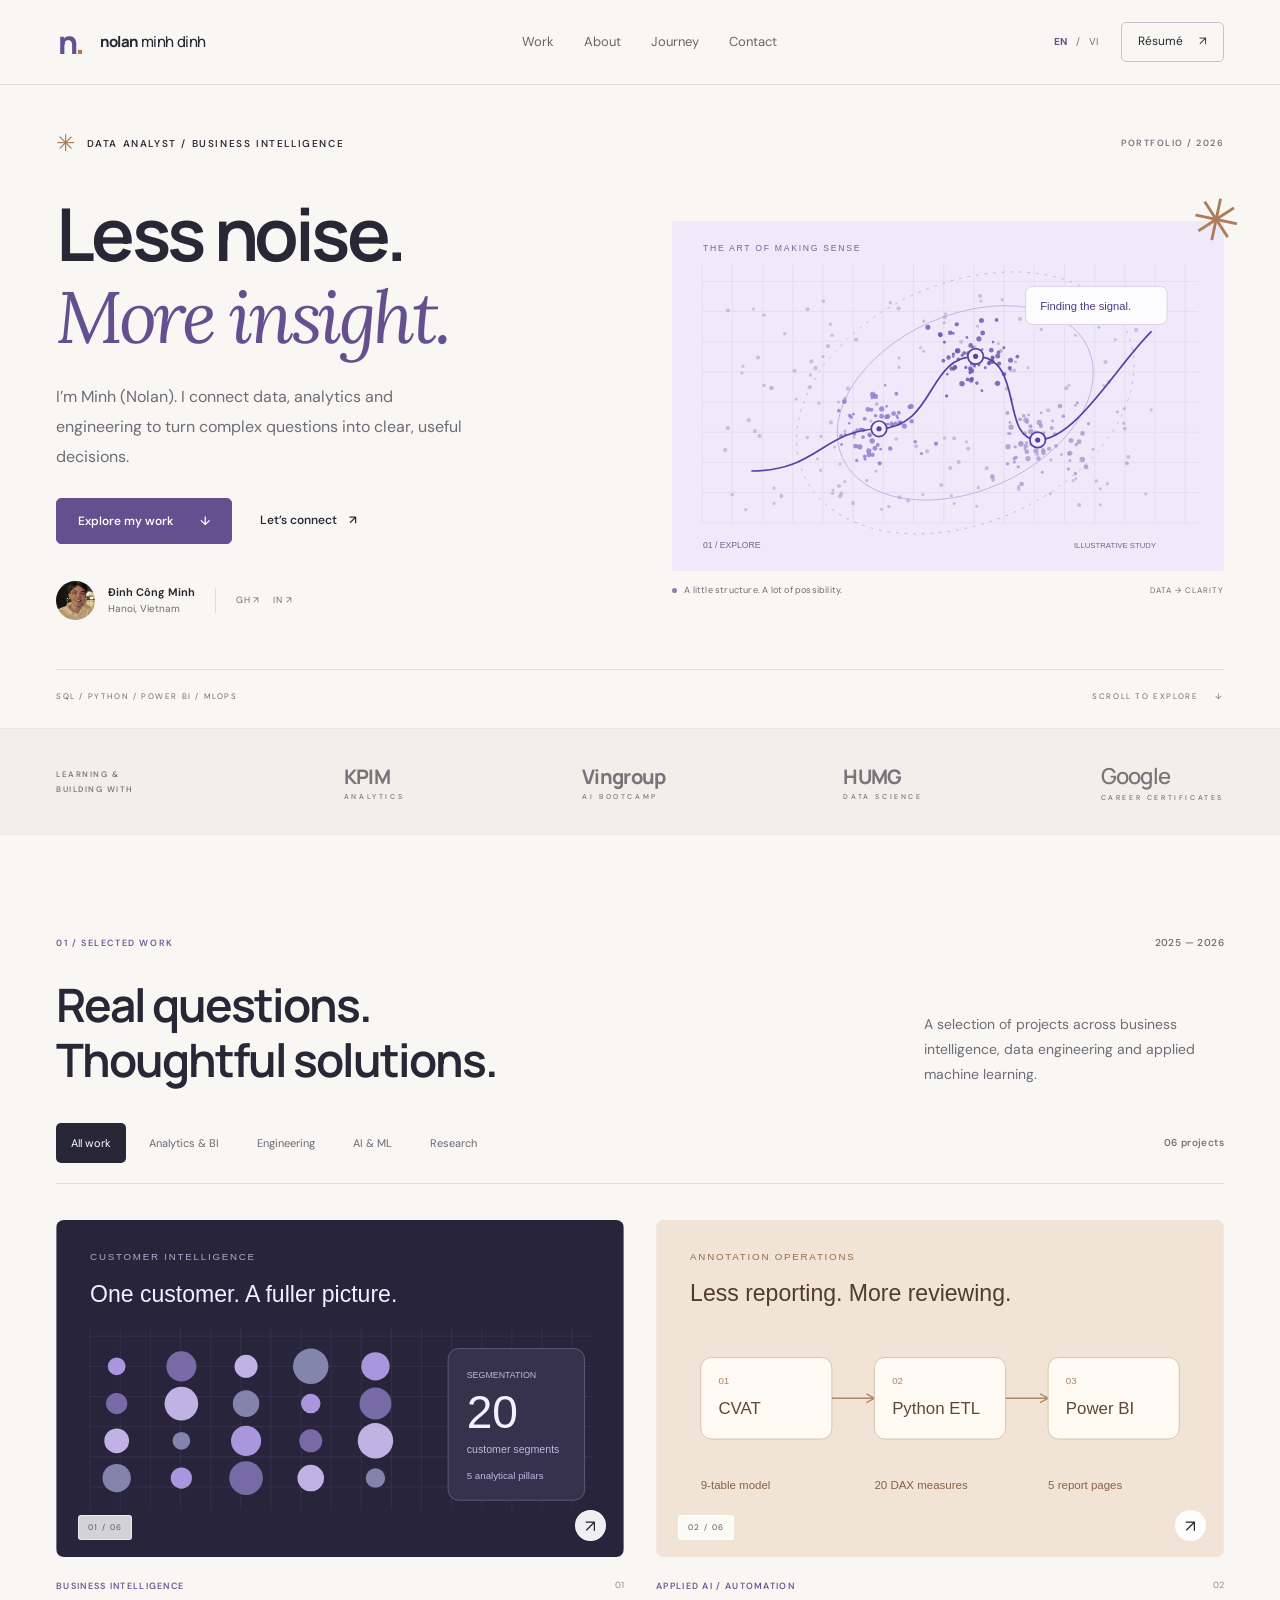
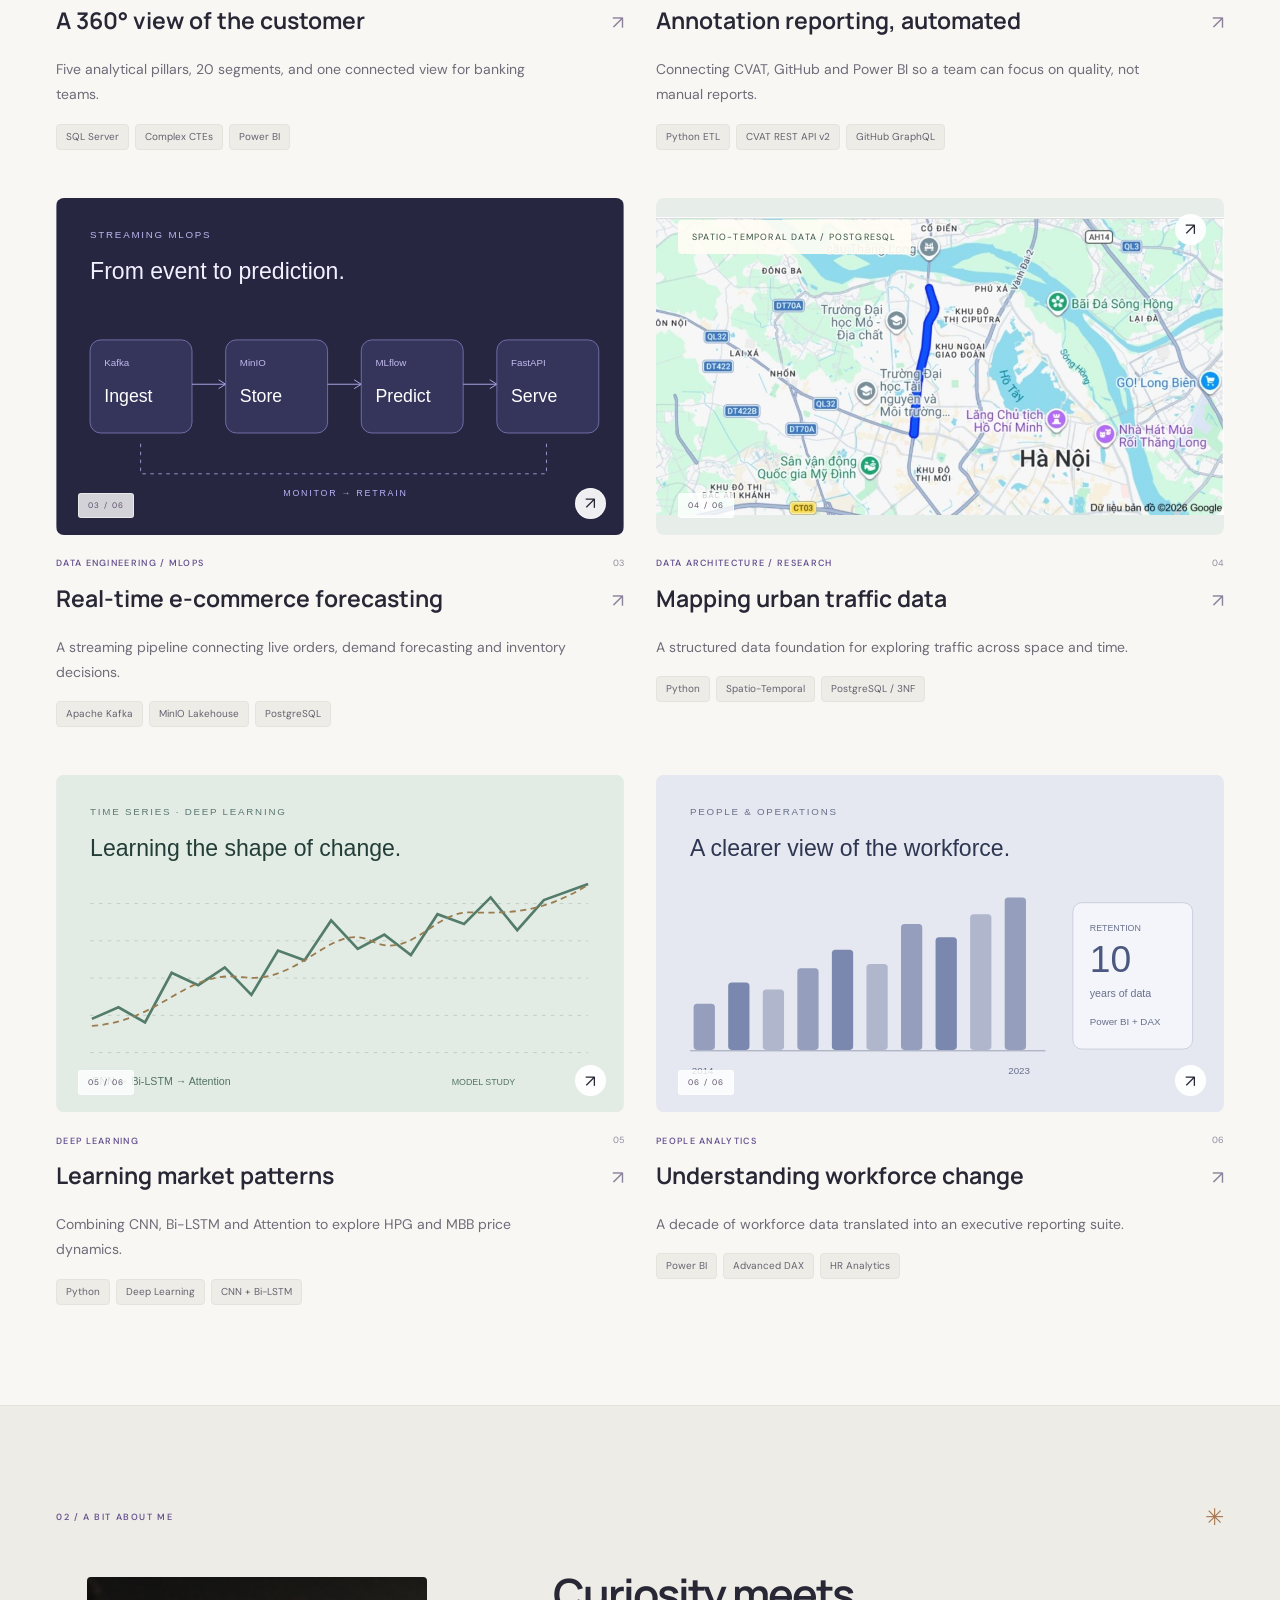
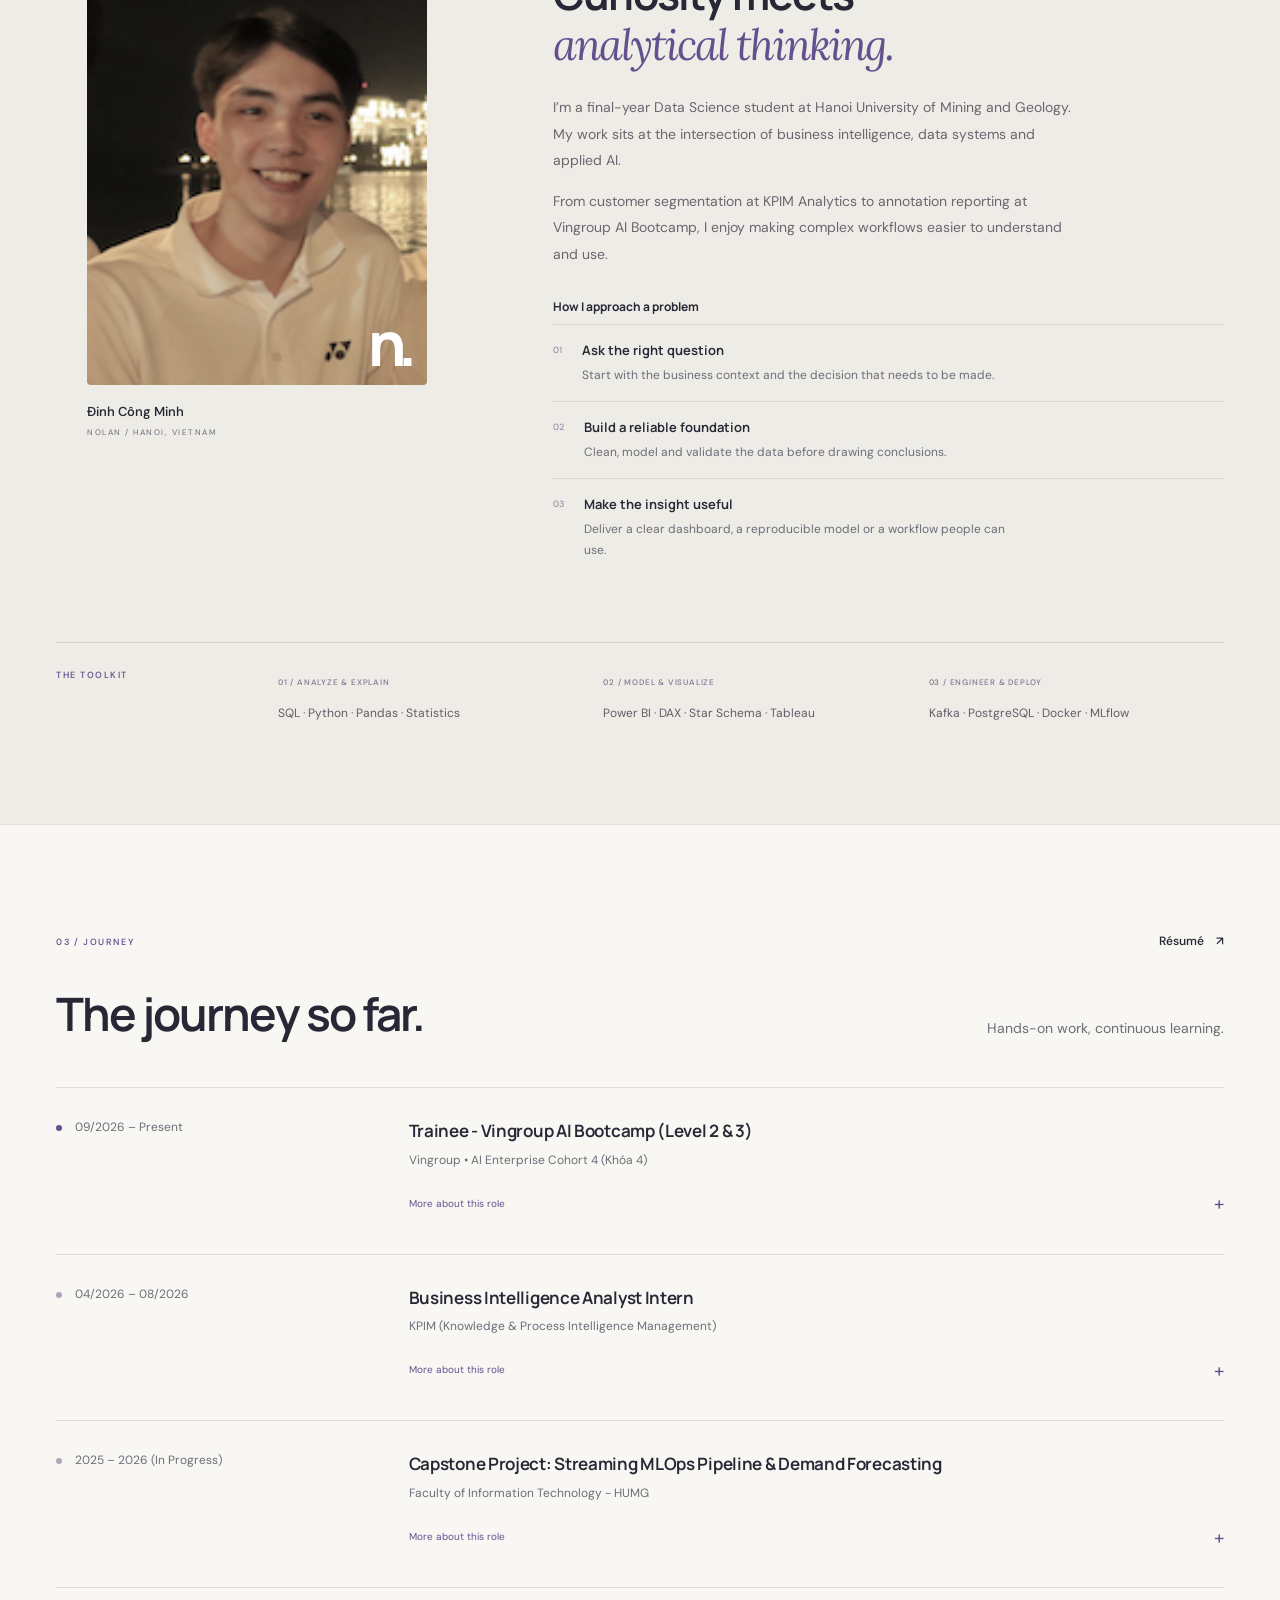
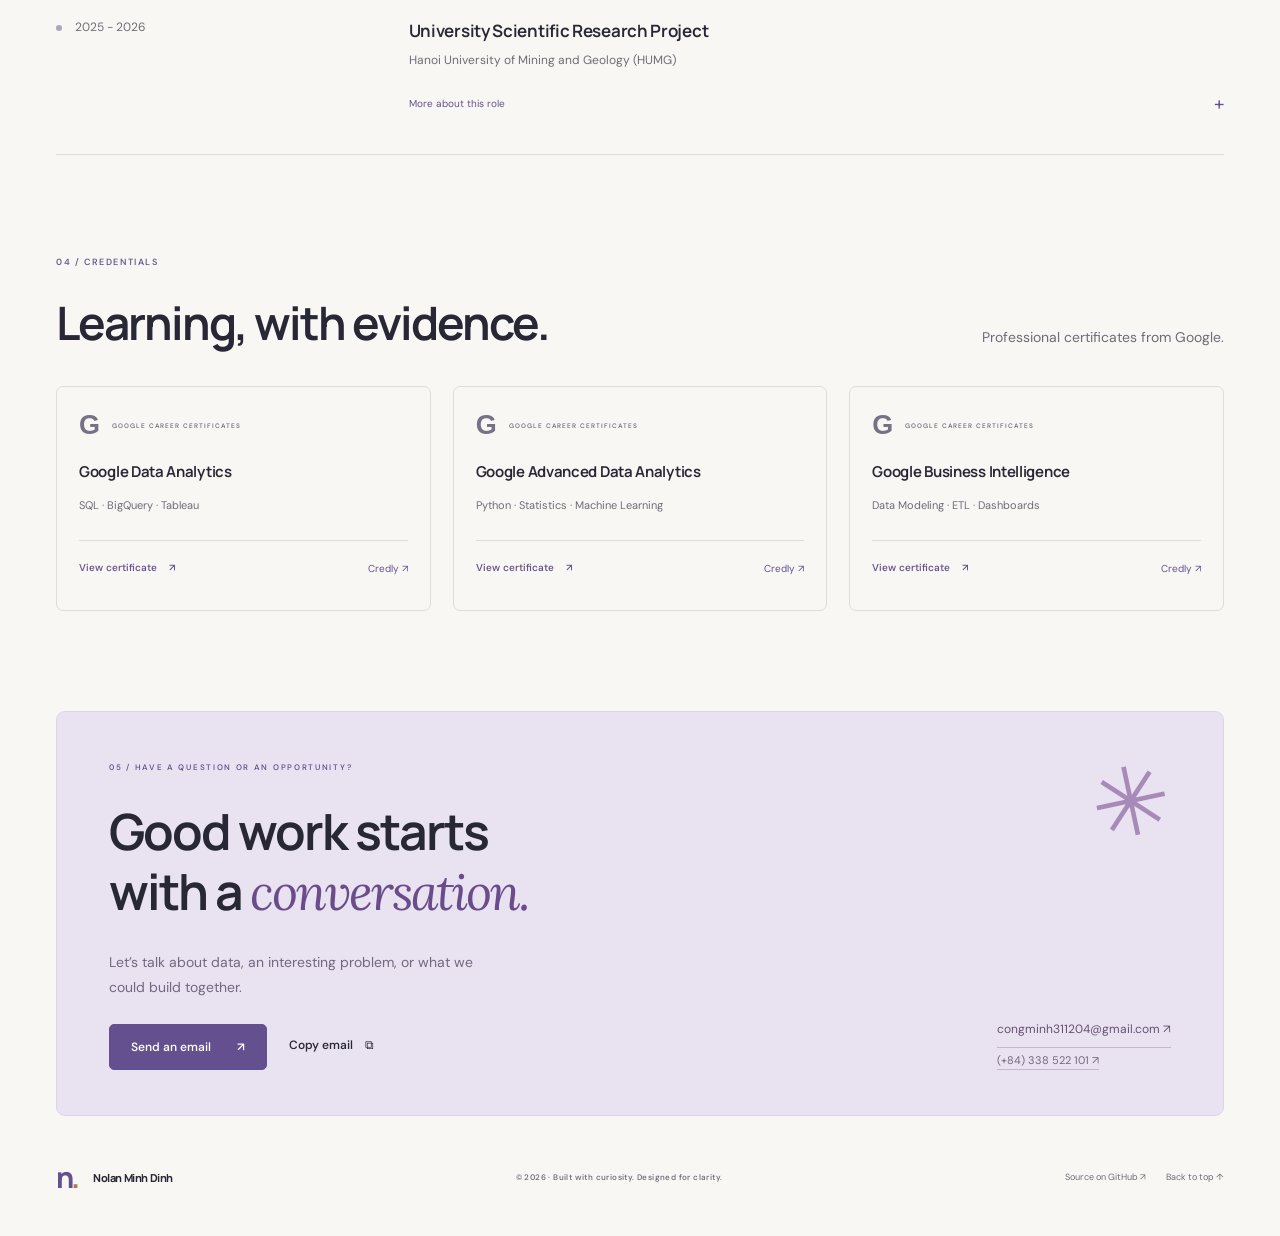
<file: index.html>
<!DOCTYPE html>
<html lang="en">
<head>
<meta charset="UTF-8">
<meta name="viewport" content="width=device-width,initial-scale=1">
<meta name="theme-color" content="#f8f7f3"><title>Nolan Minh Dinh — Data, thoughtfully.</title>
<meta name="description" content="I’m Minh (Nolan). I connect data, analytics and engineering to turn complex questions into clear, useful decisions.">
<meta property="og:title" content="Nolan Minh Dinh — Data, thoughtfully.">
<meta property="og:description" content="I’m Minh (Nolan). I connect data, analytics and engineering to turn complex questions into clear, useful decisions.">
<meta property="og:type" content="website">
<meta property="og:image" content="https://nolanminhdinh.github.io/images/avatar.png">
<link rel="icon" type="image/svg+xml" href="images/design/favicon.svg">
<link rel="alternate" hreflang="en" href="https://nolanminhdinh.github.io/">
<link rel="alternate" hreflang="vi" href="https://nolanminhdinh.github.io/index-vi.html">
<link rel="preconnect" href="https://fonts.googleapis.com">
<link rel="preconnect" href="https://fonts.gstatic.com" crossorigin>
<link href="https://fonts.googleapis.com/css2?family=DM+Sans:wght@400;450;500;550;600;650;700&family=Manrope:wght@400;500;600;650;700;750;800&family=Lora:ital,wght@1,400;1,500&display=swap" rel="stylesheet">
<link rel="stylesheet" href="portfolio-design.css">
<script src="portfolio.js" defer>
</script>
</head>
<body><a class="skip-link" href="#main">Skip to content</a>
<div class="scroll-progress" aria-hidden="true">
</div>
<header class="site-header">
<div class="container header-inner"><a class="brand" href="#hero" aria-label="Nolan Minh Dinh — Back to top"><span class="brand-monogram">n<span>.</span></span><span>nolan<span class="brand-surname"> minh dinh</span></span></a>
<nav class="desktop-nav" aria-label="Main navigation"><a href="#projects">Work</a><a href="#about">About</a><a href="#experience">Journey</a><a href="#contact">Contact</a>
</nav>
<div class="header-actions">
<div class="language-switch" aria-label="Language"><a href="index.html" lang="en" class="current" aria-current="page">EN</a><span>/</span><a href="index-vi.html" lang="vi" class="" >VI</a>
</div><a class="resume-link" href="cv/DinhCongMinh_DataAnalyst_CV.pdf" target="_blank" rel="noopener">Résumé <span aria-hidden="true">↗</span></a><button id="menu-toggle" class="menu-toggle" aria-label="Open navigation" aria-expanded="false" aria-controls="mobile-nav"><span></span><span></span></button>
</div>
</div>
<nav id="mobile-nav" class="mobile-nav" aria-label="Mobile navigation" hidden><a href="#projects">Work</a><a href="#about">About</a><a href="#experience">Journey</a><a href="#contact">Contact</a>
</nav>
</header>
<main id="main">
<section id="hero" class="hero container">
<div class="hero-topline"><span class="eyebrow"><span class="tiny-star" aria-hidden="true">✳</span> DATA ANALYST / BUSINESS INTELLIGENCE</span><span class="edition">PORTFOLIO / 2026</span>
</div>
<div class="hero-grid">
<div class="hero-copy">
<h1>Less noise.<br><em>More insight.</em>
</h1>
<p class="hero-intro">I’m Minh (Nolan). I connect data, analytics and engineering to turn complex questions into clear, useful decisions.</p>
<div class="hero-actions"><a class="button primary" href="#projects">Explore my work <span aria-hidden="true">↓</span></a><a class="text-link" href="#contact">Let’s connect <span aria-hidden="true">↗</span></a>
</div>
<div class="hero-identity"><img src="images/avatar.png" alt="Portrait of Đinh Công Minh" width="46" height="46">
<div><strong>Đinh Công Minh</strong><span>Hanoi, Vietnam</span>
</div><span class="identity-line"></span><a href="https://github.com/nolanminhdinh" target="_blank" rel="noopener noreferrer" aria-label="GitHub">GH <span aria-hidden="true">↗</span></a><a href="https://www.linkedin.com/in/nolan-minh-dinh/" target="_blank" rel="noopener noreferrer" aria-label="LinkedIn">IN <span aria-hidden="true">↗</span></a>
</div>
</div>
<figure class="hero-art"><img src="images/design/signal.svg" width="640" height="406" alt="An abstract scatter plot: scattered data forms clusters and a connected signal.">
<figcaption><span class="art-dot"></span>A little structure. A lot of possibility.<span class="art-caption-right">DATA → CLARITY</span>
</figcaption><span class="art-spark" aria-hidden="true">✳</span>
</figure>
</div>
<div class="hero-footer"><span>SQL / PYTHON / POWER BI / MLOPS</span><a href="#projects">SCROLL TO EXPLORE <span aria-hidden="true">↓</span></a>
</div>
</section>
<div class="context-strip">
<div class="container context-inner"><span class="eyebrow">LEARNING & BUILDING WITH</span>
<div class="context-name">KPIM<span>ANALYTICS</span>
</div>
<div class="context-name">Vingroup<span>AI BOOTCAMP</span>
</div>
<div class="context-name">HUMG<span>DATA SCIENCE</span>
</div>
<div class="context-name google-context">Google<span>CAREER CERTIFICATES</span>
</div>
</div>
</div>
<section class="work-section section container" id="projects">
<div class="section-label"><span class="eyebrow">01 / Selected work</span><span class="caption">2025 — 2026</span>
</div>
<div class="section-heading">
<h2>Real questions.<br>Thoughtful solutions.</h2>
<p>A selection of projects across business intelligence, data engineering and applied machine learning.</p>
</div>
<div class="filter-bar">
<div class="filters" role="group" aria-label="Filter projects"><button class="filter active" data-filter="all" aria-pressed="true">All work</button><button class="filter" data-filter="bi" aria-pressed="false">Analytics & BI</button><button class="filter" data-filter="engineering" aria-pressed="false">Engineering</button><button class="filter" data-filter="ai" aria-pressed="false">AI & ML</button><button class="filter" data-filter="research" aria-pressed="false">Research</button>
</div><span id="project-count" class="caption" role="status" aria-live="polite">06 projects</span>
</div>
<div class="project-grid">
<article class="project-card" data-category="bi" id="project-2"><button class="project-cover bank" data-dialog="case-2" aria-label="Explore project: A 360° view of the customer"><img src="images/design/bank.svg" alt="A 360° view of the customer — Concept illustration" loading="lazy" width="640" height="380"><span class="cover-corner">01 / 06</span><span class="cover-open"><span aria-hidden="true">↗</span></span></button>
<div class="project-meta"><span class="eyebrow">BUSINESS INTELLIGENCE</span><span class="project-number">01</span>
</div>
<h3><button data-dialog="case-2">A 360° view of the customer <span aria-hidden="true">↗</span></button>
</h3>
<p>Five analytical pillars, 20 segments, and one connected view for banking teams.</p>
<div class="tags"><span>SQL Server</span><span>Complex CTEs</span><span>Power BI</span>
</div>
</article>
<article class="project-card" data-category="bi engineering ai" id="project-1"><button class="project-cover annotation" data-dialog="case-1" aria-label="Explore project: Annotation reporting, automated"><img src="images/design/annotation.svg" alt="Annotation reporting, automated — Concept illustration" loading="lazy" width="640" height="380"><span class="cover-corner">02 / 06</span><span class="cover-open"><span aria-hidden="true">↗</span></span></button>
<div class="project-meta"><span class="eyebrow">APPLIED AI / AUTOMATION</span><span class="project-number">02</span>
</div>
<h3><button data-dialog="case-1">Annotation reporting, automated <span aria-hidden="true">↗</span></button>
</h3>
<p>Connecting CVAT, GitHub and Power BI so a team can focus on quality, not manual reports.</p>
<div class="tags"><span>Python ETL</span><span>CVAT REST API v2</span><span>GitHub GraphQL</span>
</div>
</article>
<article class="project-card" data-category="engineering" id="project-0"><button class="project-cover streaming" data-dialog="case-0" aria-label="Explore project: Real-time e-commerce forecasting"><img src="images/design/streaming.svg" alt="Real-time e-commerce forecasting — Concept illustration" loading="lazy" width="640" height="380"><span class="cover-corner">03 / 06</span><span class="cover-open"><span aria-hidden="true">↗</span></span></button>
<div class="project-meta"><span class="eyebrow">DATA ENGINEERING / MLOPS</span><span class="project-number">03</span>
</div>
<h3><button data-dialog="case-0">Real-time e-commerce forecasting <span aria-hidden="true">↗</span></button>
</h3>
<p>A streaming pipeline connecting live orders, demand forecasting and inventory decisions.</p>
<div class="tags"><span>Apache Kafka</span><span>MinIO Lakehouse</span><span>PostgreSQL</span>
</div>
</article>
<article class="project-card" data-category="research" id="project-3"><button class="project-cover traffic" data-dialog="case-3" aria-label="Explore project: Mapping urban traffic data"><img src="images/urban-traffic-hanoi.jpg" alt="Map of Hanoi highlighting Pham Van Dong road" loading="lazy" width="1024" height="538"><span class="cover-corner">04 / 06</span><span class="cover-open"><span aria-hidden="true">↗</span></span><span class="map-label">SPATIO-TEMPORAL DATA / POSTGRESQL</span></button>
<div class="project-meta"><span class="eyebrow">DATA ARCHITECTURE / RESEARCH</span><span class="project-number">04</span>
</div>
<h3><button data-dialog="case-3">Mapping urban traffic data <span aria-hidden="true">↗</span></button>
</h3>
<p>A structured data foundation for exploring traffic across space and time.</p>
<div class="tags"><span>Python</span><span>Spatio-Temporal</span><span>PostgreSQL / 3NF</span>
</div>
</article>
<article class="project-card" data-category="ai" id="project-4"><button class="project-cover stock" data-dialog="case-4" aria-label="Explore project: Learning market patterns"><img src="images/design/stock.svg" alt="Learning market patterns — Concept illustration" loading="lazy" width="640" height="380"><span class="cover-corner">05 / 06</span><span class="cover-open"><span aria-hidden="true">↗</span></span></button>
<div class="project-meta"><span class="eyebrow">DEEP LEARNING</span><span class="project-number">05</span>
</div>
<h3><button data-dialog="case-4">Learning market patterns <span aria-hidden="true">↗</span></button>
</h3>
<p>Combining CNN, Bi-LSTM and Attention to explore HPG and MBB price dynamics.</p>
<div class="tags"><span>Python</span><span>Deep Learning</span><span>CNN + Bi-LSTM</span>
</div>
</article>
<article class="project-card" data-category="bi" id="project-5"><button class="project-cover hr" data-dialog="case-5" aria-label="Explore project: Understanding workforce change"><img src="images/design/hr.svg" alt="Understanding workforce change — Concept illustration" loading="lazy" width="640" height="380"><span class="cover-corner">06 / 06</span><span class="cover-open"><span aria-hidden="true">↗</span></span></button>
<div class="project-meta"><span class="eyebrow">PEOPLE ANALYTICS</span><span class="project-number">06</span>
</div>
<h3><button data-dialog="case-5">Understanding workforce change <span aria-hidden="true">↗</span></button>
</h3>
<p>A decade of workforce data translated into an executive reporting suite.</p>
<div class="tags"><span>Power BI</span><span>Advanced DAX</span><span>HR Analytics</span>
</div>
</article>
</div>
</section>
<section class="about-section" id="about">
<div class="container section">
<div class="section-label"><span class="eyebrow">02 / A BIT ABOUT ME</span><span class="tiny-star" aria-hidden="true">✳</span>
</div>
<div class="about-grid">
<div class="about-portrait">
<div class="portrait-frame"><img src="images/avatar.png" width="400" height="480" loading="lazy" alt="Portrait of Đinh Công Minh"><span class="portrait-mark" aria-hidden="true">n.</span>
</div>
<div class="portrait-caption"><strong>Đinh Công Minh</strong><span>NOLAN / Hanoi, Vietnam</span>
</div>
</div>
<div class="about-copy">
<h2>Curiosity meets<br><em>analytical thinking.</em>
</h2>
<p>I’m a final-year Data Science student at Hanoi University of Mining and Geology. My work sits at the intersection of business intelligence, data systems and applied AI.</p>
<p>From customer segmentation at KPIM Analytics to annotation reporting at Vingroup AI Bootcamp, I enjoy making complex workflows easier to understand and use.</p>
<div class="approach">
<h3>How I approach a problem</h3>
<div class="approach-row"><span>01</span>
<div>
<h4>Ask the right question</h4>
<p>Start with the business context and the decision that needs to be made.</p>
</div>
</div>
<div class="approach-row"><span>02</span>
<div>
<h4>Build a reliable foundation</h4>
<p>Clean, model and validate the data before drawing conclusions.</p>
</div>
</div>
<div class="approach-row"><span>03</span>
<div>
<h4>Make the insight useful</h4>
<p>Deliver a clear dashboard, a reproducible model or a workflow people can use.</p>
</div>
</div>
</div>
</div>
</div>
<div class="toolkit" id="skills"><span class="eyebrow toolkit-label">THE TOOLKIT</span>
<div class="toolkit-group"><span class="eyebrow">01 / Analyze & explain</span>
<p>SQL · Python · Pandas · Statistics</p>
</div>
<div class="toolkit-group"><span class="eyebrow">02 / Model & visualize</span>
<p>Power BI · DAX · Star Schema · Tableau</p>
</div>
<div class="toolkit-group"><span class="eyebrow">03 / Engineer & deploy</span>
<p>Kafka · PostgreSQL · Docker · MLflow</p>
</div>
</div>
</div>
</section>
<section class="section container journey-section" id="experience">
<div class="section-label"><span class="eyebrow">03 / Journey</span><a class="text-link" href="cv/DinhCongMinh_DataAnalyst_CV.pdf" target="_blank" rel="noopener">Résumé <span aria-hidden="true">↗</span></a>
</div>
<div class="section-heading">
<h2>The journey so far.</h2>
<p>Hands-on work, continuous learning.</p>
</div>
<div class="journey-list">
<article class="journey-row">
<div class="journey-date"><span class="journey-dot"></span>09/2026 – Present</div>
<div>
<h3>Trainee - Vingroup AI Bootcamp (Level 2 &amp; 3)</h3>
<p class="company">Vingroup • AI Enterprise Cohort 4 (Khóa 4)</p>
<details>
<summary>More about this role <span aria-hidden="true">+</span>
</summary>
<ul>
<li>Advanced Enterprise AI Training: Qualified through technical assessments into Level 2 &amp; 3 of Vingroup AI Bootcamp, specializing in Computer Vision and industrial-grade dataset curation.</li>
<li>Build Phase Team Lead (Auto Annotation Reporter): Led a 5-member team engineering an automated reporting pipeline (CVAT REST API + GitHub API) and a 5-page Hybrid Power BI dashboard saving 2–4h per weekly review session.</li>
<li>Tooling &amp; Model Benchmark Evaluation: Established automated Structural Validator tests with CVAT; evaluated benchmarks across Video Tracking, Multi-Object Tracking (MOT), and Re-Identification (ReID).</li>
</ul>
</details>
</div>
</article>
<article class="journey-row">
<div class="journey-date"><span class="journey-dot"></span>04/2026 – 08/2026</div>
<div>
<h3>Business Intelligence Analyst Intern</h3>
<p class="company">KPIM (Knowledge &amp; Process Intelligence Management)</p>
<details>
<summary>More about this role <span aria-hidden="true">+</span>
</summary>
<ul>
<li>360° Customer Segmentation System: Engineered 5-pillar customer stratification (Value, Relationship, Lifecycle, Risk, Product) with 20 categories; applied Youden&#x27;s J to establish optimal 491-point risk cutoff (J=0.55).</li>
<li>Executive Dashboards &amp; Delivery Documentation: Built interactive Power BI reports (Cross-Sell Matrix, Customer Retention, CIF Profile) and delivered enterprise PM documentation (PM Docs).</li>
<li>Corporate Training Teaching Assistant (VNPT &amp; Agribank): Facilitated hands-on enterprise analytics workshops as a Teaching Assistant (TA) for corporate clients, including Applied Power BI Data Analytics at VNPT and Excel &amp; Power BI Analytics at Agribank; directly coached working professionals on DAX formulas, data modeling, and automated KPI reporting.</li>
</ul>
</details>
</div>
</article>
<article class="journey-row">
<div class="journey-date"><span class="journey-dot"></span>2025 – 2026 (In Progress)</div>
<div>
<h3>Capstone Project: Streaming MLOps Pipeline &amp; Demand Forecasting</h3>
<p class="company">Faculty of Information Technology - HUMG</p>
<details>
<summary>More about this role <span aria-hidden="true">+</span>
</summary>
<ul>
<li>Streaming Architecture &amp; Data Lakehouse: Ingested real-time orders via Apache Kafka, stored Parquet on MinIO S3, and served PostgreSQL Star Schema for analytical reporting.</li>
<li>MLOps &amp; Closed-Loop Retraining: Managed LightGBM/Deep Learning model lifecycles via MLflow, served inference via FastAPI, tracked data drift automatically, and monitored via Prometheus/Grafana.</li>
</ul>
</details>
</div>
</article>
<article class="journey-row">
<div class="journey-date"><span class="journey-dot"></span>2025 - 2026</div>
<div>
<h3>University Scientific Research Project</h3>
<p class="company">Hanoi University of Mining and Geology (HUMG)</p>
<details>
<summary>More about this role <span aria-hidden="true">+</span>
</summary>
<ul>
<li>Problem Scoping &amp; Ingestion Pipeline: Scoped research objectives for urban traffic dynamics; designed robust storage architecture and ingestion flows capable of scalable spatio-temporal data ingestion.</li>
<li>Data Integrity Management &amp; Analytics Serving: Normalized relational schema to 3NF in PostgreSQL, established data integrity validation mechanisms, and prepared clean datasets for analytical modeling and committee defense.</li>
</ul>
</details>
</div>
</article>
</div>
</section>
<section class="section container cert-section" id="certifications">
<div class="section-label"><span class="eyebrow">04 / CREDENTIALS</span>
</div>
<div class="section-heading">
<h2>Learning, with evidence.</h2>
<p>Professional certificates from Google.</p>
</div>
<div class="cert-grid">
<article class="cert-card">
<div class="cert-top"><span class="google-mark" aria-hidden="true">G</span><span class="caption">GOOGLE CAREER CERTIFICATES</span>
</div>
<h3>Google Data Analytics</h3>
<p>SQL · BigQuery · Tableau</p>
<div class="cert-links"><button class="text-link" data-dialog="cert-0">View certificate <span aria-hidden="true">↗</span></button><a href="https://www.credly.com/badges/70adfc2b-cf90-45d7-a73e-b5a9f860880e/linked_in_profile" target="_blank" rel="noopener noreferrer" aria-label="Verify credential: Google Data Analytics">Credly <span aria-hidden="true">↗</span></a>
</div>
</article>
<article class="cert-card">
<div class="cert-top"><span class="google-mark" aria-hidden="true">G</span><span class="caption">GOOGLE CAREER CERTIFICATES</span>
</div>
<h3>Google Advanced Data Analytics</h3>
<p>Python · Statistics · Machine Learning</p>
<div class="cert-links"><button class="text-link" data-dialog="cert-1">View certificate <span aria-hidden="true">↗</span></button><a href="https://www.credly.com/badges/5021a342-b898-4488-907a-e08e8d1922ca/linked_in_profile" target="_blank" rel="noopener noreferrer" aria-label="Verify credential: Google Advanced Data Analytics">Credly <span aria-hidden="true">↗</span></a>
</div>
</article>
<article class="cert-card">
<div class="cert-top"><span class="google-mark" aria-hidden="true">G</span><span class="caption">GOOGLE CAREER CERTIFICATES</span>
</div>
<h3>Google Business Intelligence</h3>
<p>Data Modeling · ETL · Dashboards</p>
<div class="cert-links"><button class="text-link" data-dialog="cert-2">View certificate <span aria-hidden="true">↗</span></button><a href="https://www.credly.com/badges/e0f8dca8-a5e6-4699-b914-f09f65e35862/public_url" target="_blank" rel="noopener noreferrer" aria-label="Verify credential: Google Business Intelligence">Credly <span aria-hidden="true">↗</span></a>
</div>
</article>
</div>
</section>
<section class="contact-wrap container" id="contact">
<div class="contact-panel">
<div class="contact-top"><span class="eyebrow">05 / HAVE A QUESTION OR AN OPPORTUNITY?</span><span class="contact-star" aria-hidden="true">✳</span>
</div>
<h2>Good work starts<br>with a <em>conversation.</em>
</h2>
<div class="contact-bottom">
<div>
<p>Let’s talk about data, an interesting problem, or what we could build together.</p>
<div class="contact-actions"><a class="button primary" href="mailto:congminh311204@gmail.com">Send an email <span aria-hidden="true">↗</span></a><button id="copy-email" class="text-link" data-success="Email copied" data-failure="Please copy: congminh311204@gmail.com">Copy email <span aria-hidden="true">⧉</span></button>
</div>
</div>
<div><a class="contact-email" href="mailto:congminh311204@gmail.com">congminh311204@gmail.com <span aria-hidden="true">↗</span></a><a class="contact-phone" href="tel:+84338522101">(+84) 338 522 101 ↗</a>
</div>
</div>
</div>
</section>
</main>
<footer class="container site-footer"><a class="brand" href="#hero"><span class="brand-monogram">n<span>.</span></span><span>Nolan Minh Dinh</span></a><span class="caption">© 2026 · Built with curiosity. Designed for clarity.</span>
<div><a href="https://github.com/nolanminhdinh/nolanminhdinh.github.io" target="_blank" rel="noopener">Source on GitHub <span aria-hidden="true">↗</span></a><a href="#hero">Back to top ↑</a>
</div>
</footer>
<div id="toast" class="toast" role="status" aria-live="polite">
</div>
<dialog id="case-2" class="case-dialog" aria-labelledby="case-title-2">
<div class="dialog-top"><span class="eyebrow">Project details / 01</span><button class="icon-button" data-close aria-label="Close">×</button>
</div>
<div class="dialog-content"><span class="eyebrow">BUSINESS INTELLIGENCE</span>
<h2 id="case-title-2">KPIM Bank: 360° Customer Segmentation &amp; BI System</h2>
<div class="tags"><span>SQL Server</span><span>Complex CTEs</span><span>Power BI</span><span>Advanced DAX</span><span>Youden&#x27;s J Statistic</span><span>Customer 360</span>
</div>
<div class="case-section"><span class="eyebrow">01 / The question</span>
<p>Commercial bank needed multi-dimensional customer segmentation from large-scale transactional data and optimized NPL credit risk thresholds.</p>
</div>
<div class="case-section"><span class="eyebrow">02 / The approach</span>
<p>Engineered 5-pillar customer segmentation across 20 categories via SQL CTEs &amp; DAX; applied Youden&#x27;s J statistic to identify optimal 491-point NPL credit cutoff (J=0.55).</p>
</div>
<div class="case-section"><span class="eyebrow">03 / The outcome</span>
<p>Enterprise 360° Power BI Dashboard with CIF lookup, enabling 6 business divisions to drive cross-sell and re-engage dormant customers.</p>
</div>
<div class="case-links"><a class="button secondary" href="https://compaclass.com/blog/p/kpim-bank-xay-dung-he-thong-bao-cao-phan-khuc-khach-hang-2QvPA" target="_blank" rel="noopener noreferrer">Read Detailed Case Study <span aria-hidden="true">↗</span></a>
</div>
<p class="caption">Project context and outcomes are taken from my original portfolio. Illustrations explain the concept; they are not live dashboards.</p>
</div>
</dialog>
<dialog id="case-1" class="case-dialog" aria-labelledby="case-title-1">
<div class="dialog-top"><span class="eyebrow">Project details / 02</span><button class="icon-button" data-close aria-label="Close">×</button>
</div>
<div class="dialog-content"><span class="eyebrow">APPLIED AI / AUTOMATION</span>
<h2 id="case-title-1">Build Phase: Data Annotation Operations &amp; Hybrid Power BI Pipeline</h2>
<div class="tags"><span>Python ETL</span><span>CVAT REST API v2</span><span>GitHub GraphQL</span><span>Power BI (Star Schema)</span><span>Advanced DAX (20 Measures)</span><span>GitHub Actions Cron</span><span>Telegram Bot</span>
</div>
<div class="case-section"><span class="eyebrow">01 / The question</span>
<p>Fragmented tracking across CVAT &amp; GitHub; 2–4 hours spent manually compiling metrics before weekly mentor reviews, with missed edge cases and no quantitative QA velocity metrics.</p>
</div>
<div class="case-section"><span class="eyebrow">02 / The approach</span>
<p>As Project Lead, engineered an end-to-end automated pipeline &amp; Hybrid BI model: Python ETL pulling CVAT REST API v2 &amp; GitHub GraphQL, modeled a 9-table Star Schema with 20 DAX measures across 5 Power BI report pages, automated Jinja2/LLM report drafting, and scheduled GitHub Actions dispatch with Telegram alerts.</p>
</div>
<div class="case-section"><span class="eyebrow">03 / The outcome</span>
<p>Saved 2–4 hours per review session through 100% automated aggregation, generated instant CVAT frame deep links for dispute resolution, and established a dual quality evaluation framework (Ground Truth + Reviewer Audit).</p>
</div>
<div class="case-links"><a class="button secondary" href="https://github.com/nolanminhdinh/auto-annotation-reporter" target="_blank" rel="noopener noreferrer">GitHub Repository <span aria-hidden="true">↗</span></a><a class="button secondary" href="images/workflow-hybrid-powerbi.svg" target="_blank" rel="noopener noreferrer">Hybrid Architecture (SVG) <span aria-hidden="true">↗</span></a>
</div><a class="architecture" href="images/workflow-hybrid-powerbi.svg" target="_blank" rel="noopener"><img src="images/workflow-hybrid-powerbi.svg" loading="lazy" alt="Build Phase: Data Annotation Operations &amp; Hybrid Power BI Pipeline — workflow-hybrid-powerbi.svg"/></a><a class="architecture" href="images/workflow-closed-loop-delivery.svg" target="_blank" rel="noopener"><img src="images/workflow-closed-loop-delivery.svg" loading="lazy" alt="Build Phase: Data Annotation Operations &amp; Hybrid Power BI Pipeline — workflow-closed-loop-delivery.svg"/></a><a class="architecture" href="images/workflow-scheduled-automation.svg" target="_blank" rel="noopener"><img src="images/workflow-scheduled-automation.svg" loading="lazy" alt="Build Phase: Data Annotation Operations &amp; Hybrid Power BI Pipeline — workflow-scheduled-automation.svg"/></a>
<p class="caption">Project context and outcomes are taken from my original portfolio. Illustrations explain the concept; they are not live dashboards.</p>
</div>
</dialog>
<dialog id="case-0" class="case-dialog" aria-labelledby="case-title-0">
<div class="dialog-top"><span class="eyebrow">Project details / 03</span><button class="icon-button" data-close aria-label="Close">×</button>
</div>
<div class="dialog-content"><span class="eyebrow">DATA ENGINEERING / MLOPS</span>
<h2 id="case-title-0">Streaming MLOps Pipeline: Real-Time E-Commerce Forecasting</h2>
<div class="tags"><span>Apache Kafka</span><span>MinIO Lakehouse</span><span>PostgreSQL</span><span>MLflow</span><span>FastAPI</span><span>Evidently AI</span><span>Power BI</span>
</div>
<div class="case-section"><span class="eyebrow">01 / The question</span>
<p>Ingesting real-time e-commerce order streams with low latency, mitigating stockout risks through demand forecasting.</p>
</div>
<div class="case-section"><span class="eyebrow">02 / The approach</span>
<p>1,000+ tx/s Kafka pipeline, Parquet storage on MinIO S3 Lakehouse, PostgreSQL Star Schema serving. LightGBM / Deep Learning training via MLflow, FastAPI inference, and Evidently AI drift monitoring.</p>
</div>
<div class="case-section"><span class="eyebrow">03 / The outcome</span>
<p>Reduced data latency by 40%, automated Safety Stock &amp; Reorder Point metrics, visualized on Power BI Executive Dashboard.</p>
</div>
<div class="case-links"><a class="button secondary" href="https://github.com/nolanminhdinh/Capstone-Streaming-MLOps-Pipeline-for-Real-Time-E-Commerce-Clickstream-Anomaly-Detection" target="_blank" rel="noopener noreferrer">GitHub Repository <span aria-hidden="true">↗</span></a><a class="button secondary" href="images/diagram_2_pipeline_flow.svg" target="_blank" rel="noopener noreferrer">Pipeline Architecture (SVG) <span aria-hidden="true">↗</span></a>
</div><a class="architecture" href="images/diagram_2_pipeline_flow.svg" target="_blank" rel="noopener"><img src="images/diagram_2_pipeline_flow.svg" loading="lazy" alt="Streaming MLOps Pipeline: Real-Time E-Commerce Forecasting — diagram_2_pipeline_flow.svg"/></a><a class="architecture" href="images/diagram_1_tech_stack.svg" target="_blank" rel="noopener"><img src="images/diagram_1_tech_stack.svg" loading="lazy" alt="Streaming MLOps Pipeline: Real-Time E-Commerce Forecasting — diagram_1_tech_stack.svg"/></a>
<p class="caption">Project context and outcomes are taken from my original portfolio. Illustrations explain the concept; they are not live dashboards.</p>
</div>
</dialog>
<dialog id="case-3" class="case-dialog" aria-labelledby="case-title-3">
<div class="dialog-top"><span class="eyebrow">Project details / 04</span><button class="icon-button" data-close aria-label="Close">×</button>
</div>
<div class="dialog-content"><span class="eyebrow">DATA ARCHITECTURE / RESEARCH</span>
<h2 id="case-title-3">Urban Traffic Spatio-Temporal Data Architecture &amp; Analysis</h2>
<div class="tags"><span>Python</span><span>Spatio-Temporal</span><span>PostgreSQL / 3NF</span><span>Data Ingestion Flow</span><span>Data Integrity</span><span>Docker Compose</span>
</div>
<div class="case-section"><span class="eyebrow">01 / The question</span>
<p>Clarified urban traffic research objectives; solved distributed ingestion bottlenecks for high-frequency Spatio-Temporal data.</p>
</div>
<div class="case-section"><span class="eyebrow">02 / The approach</span>
<p>Engineered 3NF relational data warehouse in PostgreSQL, establishing scalable data ingestion flows and automated integrity controls.</p>
</div>
<div class="case-section"><span class="eyebrow">03 / The outcome</span>
<p>Delivered an enterprise-grade structured data system with verified integrity, enabling robust spatio-temporal modeling and committee defense.</p>
</div>
<div class="case-links"><a class="button secondary" href="https://github.com/nolanminhdinh/Traffic_Analysis" target="_blank" rel="noopener noreferrer">GitHub Repository <span aria-hidden="true">↗</span></a>
</div>
<p class="caption">Project context and outcomes are taken from my original portfolio. Illustrations explain the concept; they are not live dashboards.</p>
</div>
</dialog>
<dialog id="case-4" class="case-dialog" aria-labelledby="case-title-4">
<div class="dialog-top"><span class="eyebrow">Project details / 05</span><button class="icon-button" data-close aria-label="Close">×</button>
</div>
<div class="dialog-content"><span class="eyebrow">DEEP LEARNING</span>
<h2 id="case-title-4">Hybrid Deep Learning for Stock Market Forecasting</h2>
<div class="tags"><span>Python</span><span>Deep Learning</span><span>CNN + Bi-LSTM</span><span>Attention Mechanism</span><span>Time-Series</span>
</div>
<div class="case-section"><span class="eyebrow">01 / The question</span>
<p>Forecasting stock price dynamics (HPG, MBB) characterized by high non-linearity and market response lags.</p>
</div>
<div class="case-section"><span class="eyebrow">02 / The approach</span>
<p>Hybrid Architecture: 1D CNN for micro-feature extraction, Bi-LSTM for bidirectional sequence learning, and Attention mechanisms for sensitive inflection points.</p>
</div>
<div class="case-section"><span class="eyebrow">03 / The outcome</span>
<p>Achieved SOTA accuracy (MAE/RMSE) versus single baseline models; interactive notebook runnable directly on Google Colab.</p>
</div>
<div class="case-links"><a class="button secondary" href="https://github.com/nolanminhdinh/Historical-Stock-Price-Prediction-Model" target="_blank" rel="noopener noreferrer">GitHub Repository <span aria-hidden="true">↗</span></a><a class="button secondary" href="https://colab.research.google.com/github/nolanminhdinh/Historical-Stock-Price-Prediction-Model/blob/main/SOTA.ipynb" target="_blank" rel="noopener noreferrer">Run in Google Colab <span aria-hidden="true">↗</span></a>
</div>
<p class="caption">Project context and outcomes are taken from my original portfolio. Illustrations explain the concept; they are not live dashboards.</p>
</div>
</dialog>
<dialog id="case-5" class="case-dialog" aria-labelledby="case-title-5">
<div class="dialog-top"><span class="eyebrow">Project details / 06</span><button class="icon-button" data-close aria-label="Close">×</button>
</div>
<div class="dialog-content"><span class="eyebrow">PEOPLE ANALYTICS</span>
<h2 id="case-title-5">HR Turnover &amp; Operations Analytics Dashboard</h2>
<div class="tags"><span>Power BI</span><span>Advanced DAX</span><span>HR Analytics</span><span>Data Modeling</span><span>KPI Monitoring</span>
</div>
<div class="case-section"><span class="eyebrow">01 / The question</span>
<p>Accurately measuring employee turnover rates and workforce replacement costs across 10-year retail operations (2014-2023).</p>
</div>
<div class="case-section"><span class="eyebrow">02 / The approach</span>
<p>Designed Star Schema data model, utilized DAX iterators to compute Turnover/Retention rates, and quantified branch-level operational friction.</p>
</div>
<div class="case-section"><span class="eyebrow">03 / The outcome</span>
<p>Comprehensive executive reporting suite identifying workforce hotspots across branch locations for timely interventions.</p>
</div>
<div class="case-links"><a class="button secondary" href="https://github.com/nolanminhdinh/HR-Turnover-Operations-Analytics" target="_blank" rel="noopener noreferrer">GitHub Repository <span aria-hidden="true">↗</span></a>
</div>
<p class="caption">Project context and outcomes are taken from my original portfolio. Illustrations explain the concept; they are not live dashboards.</p>
</div>
</dialog>
<dialog id="cert-0" class="cert-dialog" aria-label="Google Data Analytics">
<div class="dialog-top"><span>Google Data Analytics</span><button class="icon-button" data-close aria-label="Close">×</button>
</div><img src="images/cert_doc_google_da.png" alt="Google Data Analytics — Minh Dinh Cong" loading="lazy"/>
</dialog>
<dialog id="cert-1" class="cert-dialog" aria-label="Google Advanced Data Analytics">
<div class="dialog-top"><span>Google Advanced Data Analytics</span><button class="icon-button" data-close aria-label="Close">×</button>
</div><img src="images/cert_doc_google_ada.png" alt="Google Advanced Data Analytics — Minh Dinh Cong" loading="lazy"/>
</dialog>
<dialog id="cert-2" class="cert-dialog" aria-label="Google Business Intelligence">
<div class="dialog-top"><span>Google Business Intelligence</span><button class="icon-button" data-close aria-label="Close">×</button>
</div><img src="images/cert_doc_google_bi.png" alt="Google Business Intelligence — Minh Dinh Cong" loading="lazy"/>
</dialog>
</body>
</html>
</file>
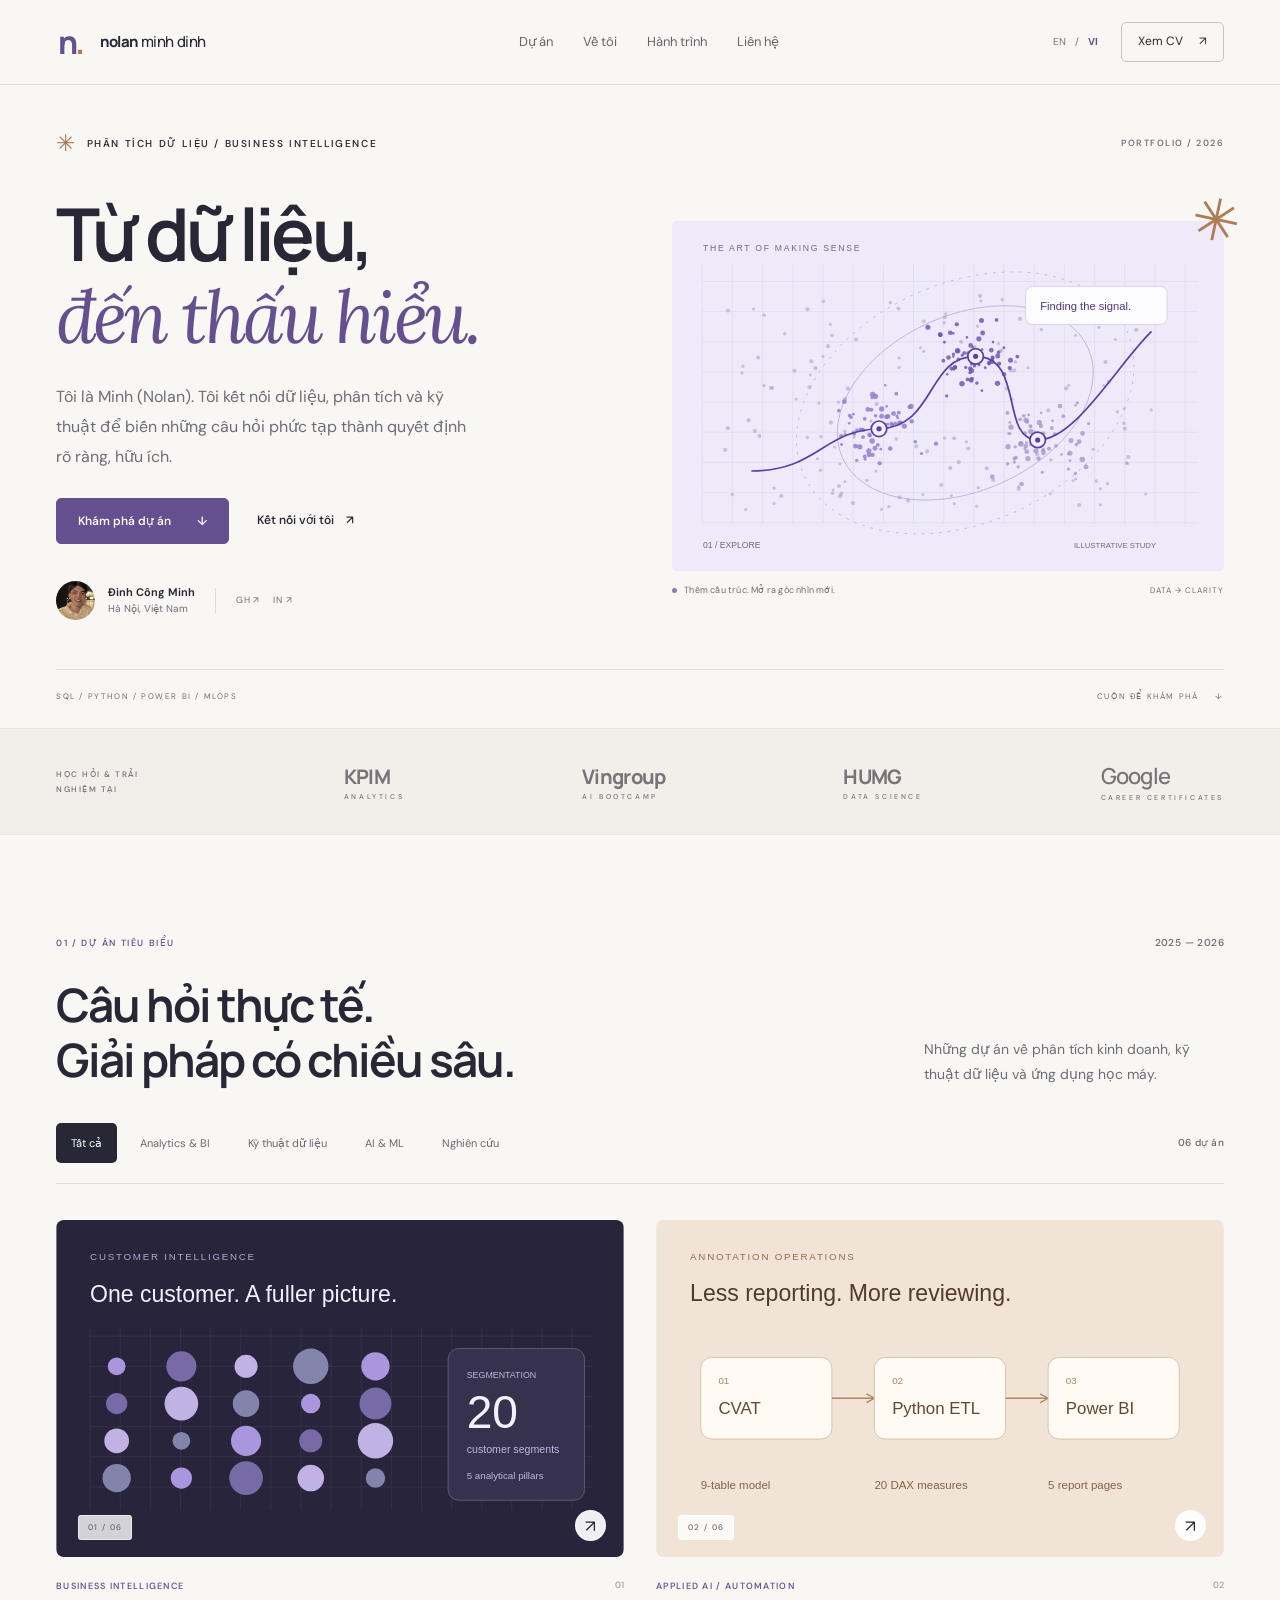
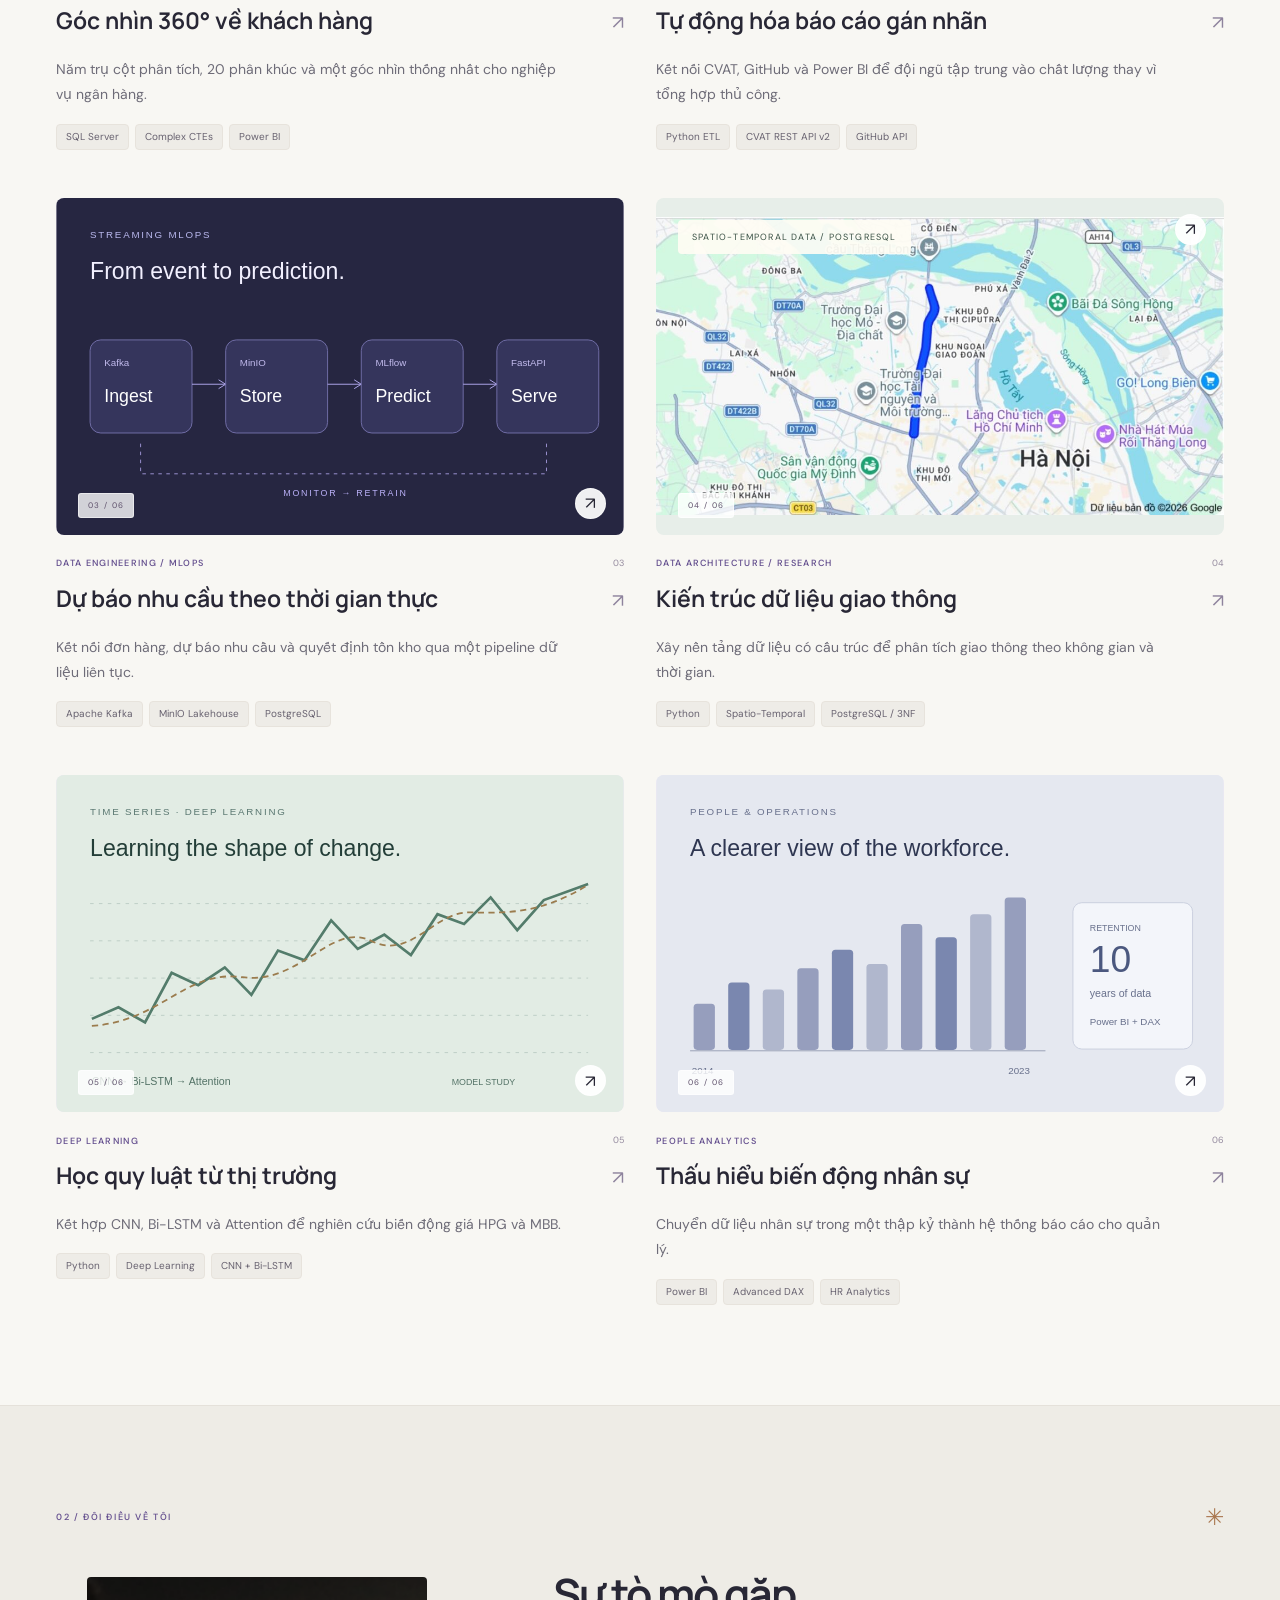
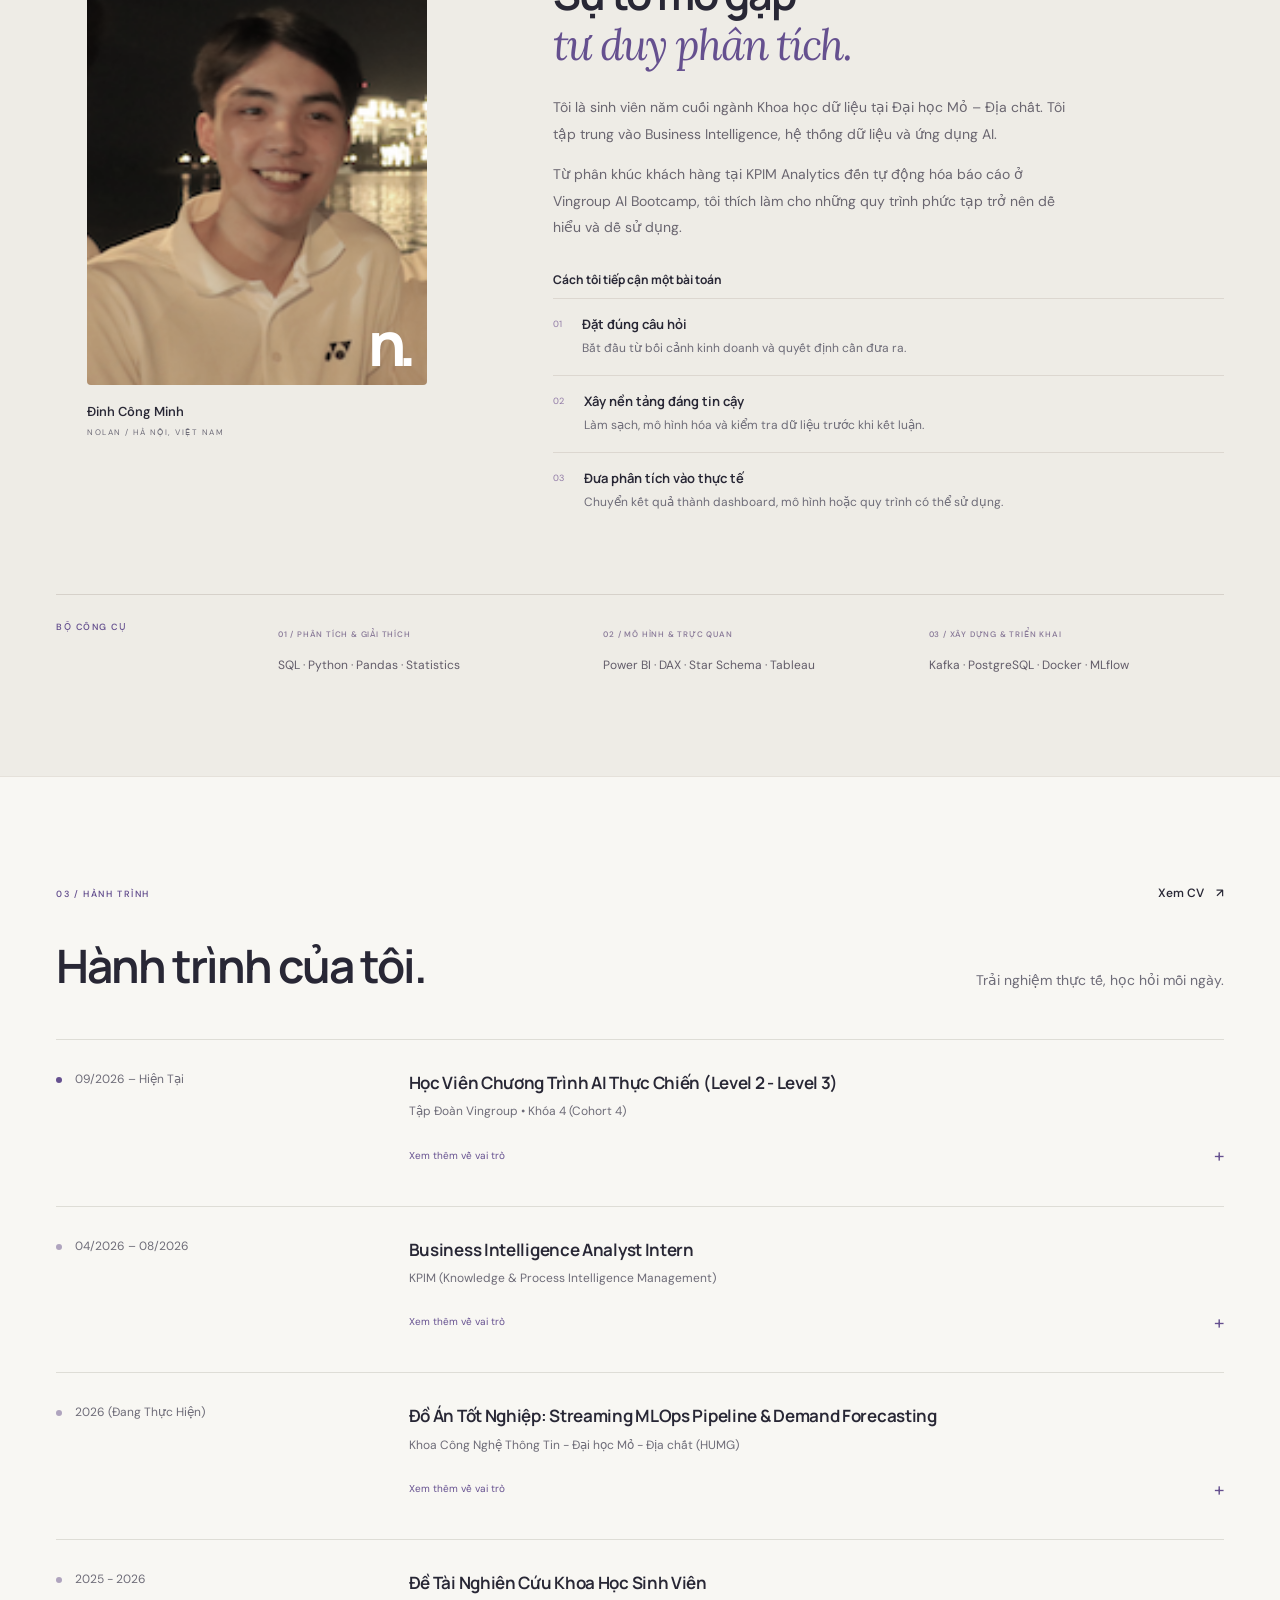
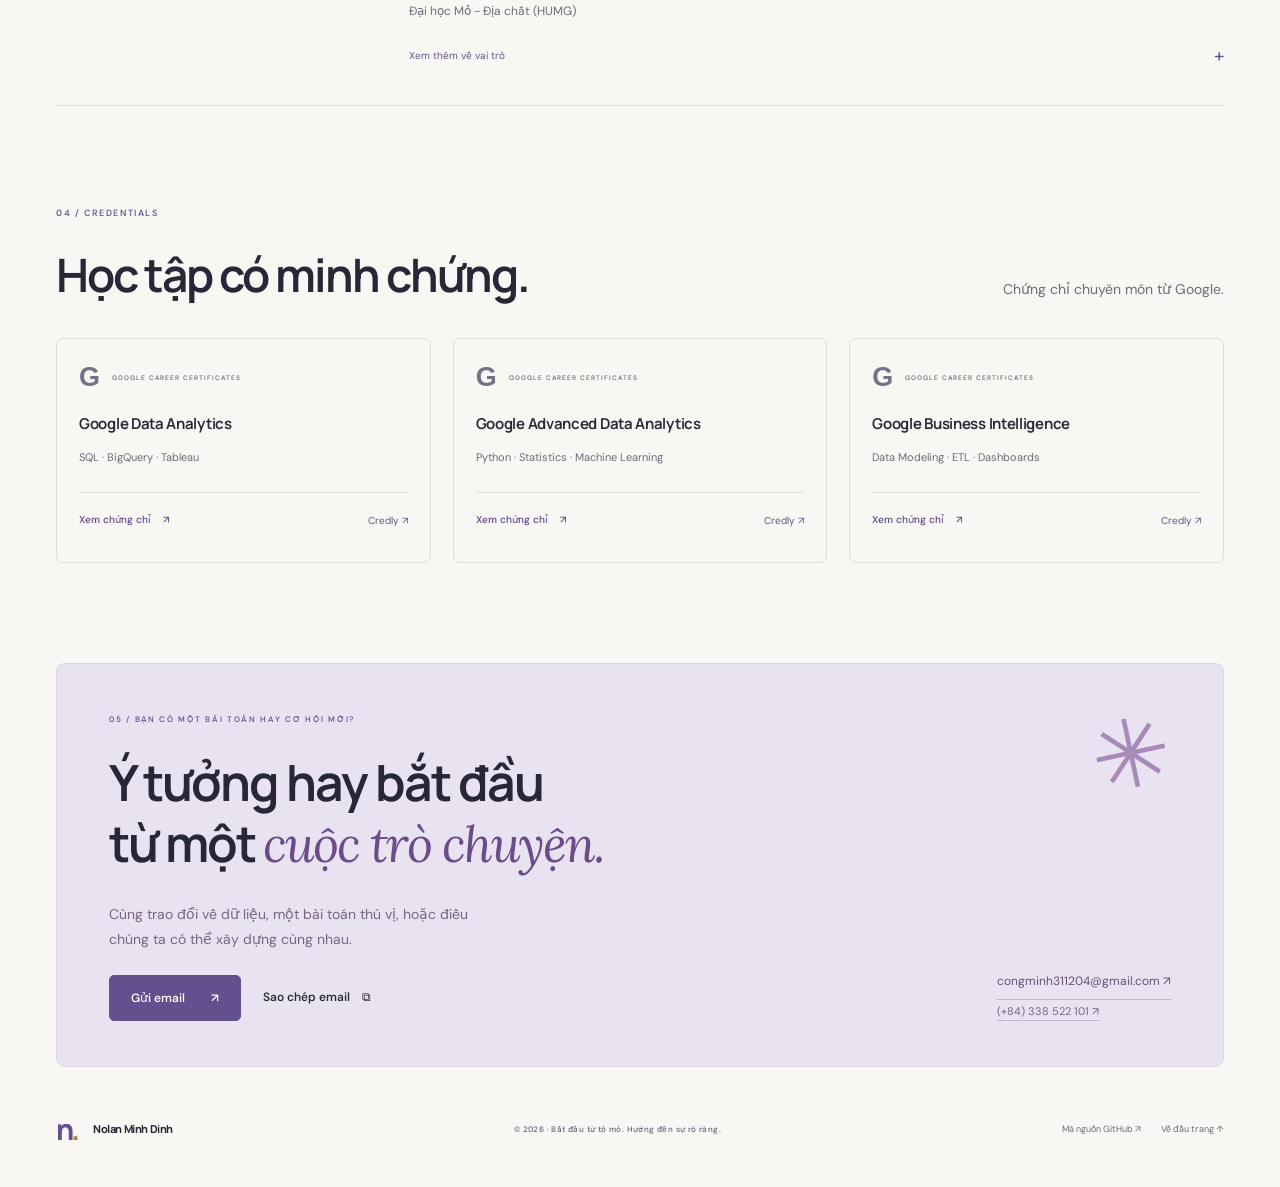
<file: index-vi.html>
<!DOCTYPE html>
<html lang="vi">
<head>
<meta charset="UTF-8">
<meta name="viewport" content="width=device-width,initial-scale=1">
<meta name="theme-color" content="#f8f7f3"><title>Đinh Công Minh — Dữ liệu, có chiều sâu.</title>
<meta name="description" content="Tôi là Minh (Nolan). Tôi kết nối dữ liệu, phân tích và kỹ thuật để biến những câu hỏi phức tạp thành quyết định rõ ràng, hữu ích.">
<meta property="og:title" content="Đinh Công Minh — Dữ liệu, có chiều sâu.">
<meta property="og:description" content="Tôi là Minh (Nolan). Tôi kết nối dữ liệu, phân tích và kỹ thuật để biến những câu hỏi phức tạp thành quyết định rõ ràng, hữu ích.">
<meta property="og:type" content="website">
<meta property="og:image" content="https://nolanminhdinh.github.io/images/avatar.png">
<link rel="icon" type="image/svg+xml" href="images/design/favicon.svg">
<link rel="alternate" hreflang="en" href="https://nolanminhdinh.github.io/">
<link rel="alternate" hreflang="vi" href="https://nolanminhdinh.github.io/index-vi.html">
<link rel="preconnect" href="https://fonts.googleapis.com">
<link rel="preconnect" href="https://fonts.gstatic.com" crossorigin>
<link href="https://fonts.googleapis.com/css2?family=DM+Sans:wght@400;450;500;550;600;650;700&family=Manrope:wght@400;500;600;650;700;750;800&family=Lora:ital,wght@1,400;1,500&display=swap" rel="stylesheet">
<link rel="stylesheet" href="portfolio-design.css">
<script src="portfolio.js" defer>
</script>
</head>
<body><a class="skip-link" href="#main">Đến nội dung chính</a>
<div class="scroll-progress" aria-hidden="true">
</div>
<header class="site-header">
<div class="container header-inner"><a class="brand" href="#hero" aria-label="Nolan Minh Dinh — Về đầu trang"><span class="brand-monogram">n<span>.</span></span><span>nolan<span class="brand-surname"> minh dinh</span></span></a>
<nav class="desktop-nav" aria-label="Điều hướng chính"><a href="#projects">Dự án</a><a href="#about">Về tôi</a><a href="#experience">Hành trình</a><a href="#contact">Liên hệ</a>
</nav>
<div class="header-actions">
<div class="language-switch" aria-label="Language"><a href="index.html" lang="en" class="" >EN</a><span>/</span><a href="index-vi.html" lang="vi" class="current" aria-current="page">VI</a>
</div><a class="resume-link" href="cv/DinhCongMinh_DataAnalyst_CV.pdf" target="_blank" rel="noopener">Xem CV <span aria-hidden="true">↗</span></a><button id="menu-toggle" class="menu-toggle" aria-label="Mở điều hướng" aria-expanded="false" aria-controls="mobile-nav"><span></span><span></span></button>
</div>
</div>
<nav id="mobile-nav" class="mobile-nav" aria-label="Điều hướng di động" hidden><a href="#projects">Dự án</a><a href="#about">Về tôi</a><a href="#experience">Hành trình</a><a href="#contact">Liên hệ</a>
</nav>
</header>
<main id="main">
<section id="hero" class="hero container">
<div class="hero-topline"><span class="eyebrow"><span class="tiny-star" aria-hidden="true">✳</span> PHÂN TÍCH DỮ LIỆU / BUSINESS INTELLIGENCE</span><span class="edition">PORTFOLIO / 2026</span>
</div>
<div class="hero-grid">
<div class="hero-copy">
<h1>Từ dữ liệu,<br><em>đến thấu hiểu.</em>
</h1>
<p class="hero-intro">Tôi là Minh (Nolan). Tôi kết nối dữ liệu, phân tích và kỹ thuật để biến những câu hỏi phức tạp thành quyết định rõ ràng, hữu ích.</p>
<div class="hero-actions"><a class="button primary" href="#projects">Khám phá dự án <span aria-hidden="true">↓</span></a><a class="text-link" href="#contact">Kết nối với tôi <span aria-hidden="true">↗</span></a>
</div>
<div class="hero-identity"><img src="images/avatar.png" alt="Ảnh chân dung Đinh Công Minh" width="46" height="46">
<div><strong>Đinh Công Minh</strong><span>Hà Nội, Việt Nam</span>
</div><span class="identity-line"></span><a href="https://github.com/nolanminhdinh" target="_blank" rel="noopener noreferrer" aria-label="GitHub">GH <span aria-hidden="true">↗</span></a><a href="https://www.linkedin.com/in/nolan-minh-dinh/" target="_blank" rel="noopener noreferrer" aria-label="LinkedIn">IN <span aria-hidden="true">↗</span></a>
</div>
</div>
<figure class="hero-art"><img src="images/design/signal.svg" width="640" height="406" alt="Đồ họa trừu tượng: các điểm dữ liệu dần hình thành cụm và kết nối.">
<figcaption><span class="art-dot"></span>Thêm cấu trúc. Mở ra góc nhìn mới.<span class="art-caption-right">DATA → CLARITY</span>
</figcaption><span class="art-spark" aria-hidden="true">✳</span>
</figure>
</div>
<div class="hero-footer"><span>SQL / PYTHON / POWER BI / MLOPS</span><a href="#projects">CUỘN ĐỂ KHÁM PHÁ <span aria-hidden="true">↓</span></a>
</div>
</section>
<div class="context-strip">
<div class="container context-inner"><span class="eyebrow">HỌC HỎI & TRẢI NGHIỆM TẠI</span>
<div class="context-name">KPIM<span>ANALYTICS</span>
</div>
<div class="context-name">Vingroup<span>AI BOOTCAMP</span>
</div>
<div class="context-name">HUMG<span>DATA SCIENCE</span>
</div>
<div class="context-name google-context">Google<span>CAREER CERTIFICATES</span>
</div>
</div>
</div>
<section class="work-section section container" id="projects">
<div class="section-label"><span class="eyebrow">01 / Dự án tiêu biểu</span><span class="caption">2025 — 2026</span>
</div>
<div class="section-heading">
<h2>Câu hỏi thực tế.<br>Giải pháp có chiều sâu.</h2>
<p>Những dự án về phân tích kinh doanh, kỹ thuật dữ liệu và ứng dụng học máy.</p>
</div>
<div class="filter-bar">
<div class="filters" role="group" aria-label="Lọc dự án"><button class="filter active" data-filter="all" aria-pressed="true">Tất cả</button><button class="filter" data-filter="bi" aria-pressed="false">Analytics & BI</button><button class="filter" data-filter="engineering" aria-pressed="false">Kỹ thuật dữ liệu</button><button class="filter" data-filter="ai" aria-pressed="false">AI & ML</button><button class="filter" data-filter="research" aria-pressed="false">Nghiên cứu</button>
</div><span id="project-count" class="caption" role="status" aria-live="polite">06 dự án</span>
</div>
<div class="project-grid">
<article class="project-card" data-category="bi" id="project-2"><button class="project-cover bank" data-dialog="case-2" aria-label="Khám phá dự án: Góc nhìn 360° về khách hàng"><img src="images/design/bank.svg" alt="Góc nhìn 360° về khách hàng — Minh họa ý tưởng" loading="lazy" width="640" height="380"><span class="cover-corner">01 / 06</span><span class="cover-open"><span aria-hidden="true">↗</span></span></button>
<div class="project-meta"><span class="eyebrow">BUSINESS INTELLIGENCE</span><span class="project-number">01</span>
</div>
<h3><button data-dialog="case-2">Góc nhìn 360° về khách hàng <span aria-hidden="true">↗</span></button>
</h3>
<p>Năm trụ cột phân tích, 20 phân khúc và một góc nhìn thống nhất cho nghiệp vụ ngân hàng.</p>
<div class="tags"><span>SQL Server</span><span>Complex CTEs</span><span>Power BI</span>
</div>
</article>
<article class="project-card" data-category="bi engineering ai" id="project-1"><button class="project-cover annotation" data-dialog="case-1" aria-label="Khám phá dự án: Tự động hóa báo cáo gán nhãn"><img src="images/design/annotation.svg" alt="Tự động hóa báo cáo gán nhãn — Minh họa ý tưởng" loading="lazy" width="640" height="380"><span class="cover-corner">02 / 06</span><span class="cover-open"><span aria-hidden="true">↗</span></span></button>
<div class="project-meta"><span class="eyebrow">APPLIED AI / AUTOMATION</span><span class="project-number">02</span>
</div>
<h3><button data-dialog="case-1">Tự động hóa báo cáo gán nhãn <span aria-hidden="true">↗</span></button>
</h3>
<p>Kết nối CVAT, GitHub và Power BI để đội ngũ tập trung vào chất lượng thay vì tổng hợp thủ công.</p>
<div class="tags"><span>Python ETL</span><span>CVAT REST API v2</span><span>GitHub API</span>
</div>
</article>
<article class="project-card" data-category="engineering" id="project-0"><button class="project-cover streaming" data-dialog="case-0" aria-label="Khám phá dự án: Dự báo nhu cầu theo thời gian thực"><img src="images/design/streaming.svg" alt="Dự báo nhu cầu theo thời gian thực — Minh họa ý tưởng" loading="lazy" width="640" height="380"><span class="cover-corner">03 / 06</span><span class="cover-open"><span aria-hidden="true">↗</span></span></button>
<div class="project-meta"><span class="eyebrow">DATA ENGINEERING / MLOPS</span><span class="project-number">03</span>
</div>
<h3><button data-dialog="case-0">Dự báo nhu cầu theo thời gian thực <span aria-hidden="true">↗</span></button>
</h3>
<p>Kết nối đơn hàng, dự báo nhu cầu và quyết định tồn kho qua một pipeline dữ liệu liên tục.</p>
<div class="tags"><span>Apache Kafka</span><span>MinIO Lakehouse</span><span>PostgreSQL</span>
</div>
</article>
<article class="project-card" data-category="research" id="project-3"><button class="project-cover traffic" data-dialog="case-3" aria-label="Khám phá dự án: Kiến trúc dữ liệu giao thông"><img src="images/urban-traffic-hanoi.jpg" alt="Bản đồ Hà Nội đánh dấu đường Phạm Văn Đồng" loading="lazy" width="1024" height="538"><span class="cover-corner">04 / 06</span><span class="cover-open"><span aria-hidden="true">↗</span></span><span class="map-label">SPATIO-TEMPORAL DATA / POSTGRESQL</span></button>
<div class="project-meta"><span class="eyebrow">DATA ARCHITECTURE / RESEARCH</span><span class="project-number">04</span>
</div>
<h3><button data-dialog="case-3">Kiến trúc dữ liệu giao thông <span aria-hidden="true">↗</span></button>
</h3>
<p>Xây nền tảng dữ liệu có cấu trúc để phân tích giao thông theo không gian và thời gian.</p>
<div class="tags"><span>Python</span><span>Spatio-Temporal</span><span>PostgreSQL / 3NF</span>
</div>
</article>
<article class="project-card" data-category="ai" id="project-4"><button class="project-cover stock" data-dialog="case-4" aria-label="Khám phá dự án: Học quy luật từ thị trường"><img src="images/design/stock.svg" alt="Học quy luật từ thị trường — Minh họa ý tưởng" loading="lazy" width="640" height="380"><span class="cover-corner">05 / 06</span><span class="cover-open"><span aria-hidden="true">↗</span></span></button>
<div class="project-meta"><span class="eyebrow">DEEP LEARNING</span><span class="project-number">05</span>
</div>
<h3><button data-dialog="case-4">Học quy luật từ thị trường <span aria-hidden="true">↗</span></button>
</h3>
<p>Kết hợp CNN, Bi-LSTM và Attention để nghiên cứu biến động giá HPG và MBB.</p>
<div class="tags"><span>Python</span><span>Deep Learning</span><span>CNN + Bi-LSTM</span>
</div>
</article>
<article class="project-card" data-category="bi" id="project-5"><button class="project-cover hr" data-dialog="case-5" aria-label="Khám phá dự án: Thấu hiểu biến động nhân sự"><img src="images/design/hr.svg" alt="Thấu hiểu biến động nhân sự — Minh họa ý tưởng" loading="lazy" width="640" height="380"><span class="cover-corner">06 / 06</span><span class="cover-open"><span aria-hidden="true">↗</span></span></button>
<div class="project-meta"><span class="eyebrow">PEOPLE ANALYTICS</span><span class="project-number">06</span>
</div>
<h3><button data-dialog="case-5">Thấu hiểu biến động nhân sự <span aria-hidden="true">↗</span></button>
</h3>
<p>Chuyển dữ liệu nhân sự trong một thập kỷ thành hệ thống báo cáo cho quản lý.</p>
<div class="tags"><span>Power BI</span><span>Advanced DAX</span><span>HR Analytics</span>
</div>
</article>
</div>
</section>
<section class="about-section" id="about">
<div class="container section">
<div class="section-label"><span class="eyebrow">02 / ĐÔI ĐIỀU VỀ TÔI</span><span class="tiny-star" aria-hidden="true">✳</span>
</div>
<div class="about-grid">
<div class="about-portrait">
<div class="portrait-frame"><img src="images/avatar.png" width="400" height="480" loading="lazy" alt="Ảnh chân dung Đinh Công Minh"><span class="portrait-mark" aria-hidden="true">n.</span>
</div>
<div class="portrait-caption"><strong>Đinh Công Minh</strong><span>NOLAN / Hà Nội, Việt Nam</span>
</div>
</div>
<div class="about-copy">
<h2>Sự tò mò gặp<br><em>tư duy phân tích.</em>
</h2>
<p>Tôi là sinh viên năm cuối ngành Khoa học dữ liệu tại Đại học Mỏ – Địa chất. Tôi tập trung vào Business Intelligence, hệ thống dữ liệu và ứng dụng AI.</p>
<p>Từ phân khúc khách hàng tại KPIM Analytics đến tự động hóa báo cáo ở Vingroup AI Bootcamp, tôi thích làm cho những quy trình phức tạp trở nên dễ hiểu và dễ sử dụng.</p>
<div class="approach">
<h3>Cách tôi tiếp cận một bài toán</h3>
<div class="approach-row"><span>01</span>
<div>
<h4>Đặt đúng câu hỏi</h4>
<p>Bắt đầu từ bối cảnh kinh doanh và quyết định cần đưa ra.</p>
</div>
</div>
<div class="approach-row"><span>02</span>
<div>
<h4>Xây nền tảng đáng tin cậy</h4>
<p>Làm sạch, mô hình hóa và kiểm tra dữ liệu trước khi kết luận.</p>
</div>
</div>
<div class="approach-row"><span>03</span>
<div>
<h4>Đưa phân tích vào thực tế</h4>
<p>Chuyển kết quả thành dashboard, mô hình hoặc quy trình có thể sử dụng.</p>
</div>
</div>
</div>
</div>
</div>
<div class="toolkit" id="skills"><span class="eyebrow toolkit-label">BỘ CÔNG CỤ</span>
<div class="toolkit-group"><span class="eyebrow">01 / Phân tích & giải thích</span>
<p>SQL · Python · Pandas · Statistics</p>
</div>
<div class="toolkit-group"><span class="eyebrow">02 / Mô hình & trực quan</span>
<p>Power BI · DAX · Star Schema · Tableau</p>
</div>
<div class="toolkit-group"><span class="eyebrow">03 / Xây dựng & triển khai</span>
<p>Kafka · PostgreSQL · Docker · MLflow</p>
</div>
</div>
</div>
</section>
<section class="section container journey-section" id="experience">
<div class="section-label"><span class="eyebrow">03 / Hành trình</span><a class="text-link" href="cv/DinhCongMinh_DataAnalyst_CV.pdf" target="_blank" rel="noopener">Xem CV <span aria-hidden="true">↗</span></a>
</div>
<div class="section-heading">
<h2>Hành trình của tôi.</h2>
<p>Trải nghiệm thực tế, học hỏi mỗi ngày.</p>
</div>
<div class="journey-list">
<article class="journey-row">
<div class="journey-date"><span class="journey-dot"></span>09/2026 – Hiện Tại</div>
<div>
<h3>Học Viên Chương Trình AI Thực Chiến (Level 2 - Level 3)</h3>
<p class="company">Tập Đoàn Vingroup • Khóa 4 (Cohort 4)</p>
<details>
<summary>Xem thêm về vai trò <span aria-hidden="true">+</span>
</summary>
<ul>
<li>Đào tạo &amp; Thực chiến cấp cao: Vượt qua các vòng đánh giá chuyên môn để tiến vào Level 2 &amp; 3 chương trình AI Thực chiến Vingroup, tập trung vào Thị giác máy tính (Computer Vision) và xử lý dữ liệu AI chuẩn công nghiệp.</li>
<li>Trưởng nhóm Dự án Build Phase (Auto Annotation Reporter): Lãnh đạo nhóm 5 thành viên xây dựng pipeline tự động hóa báo cáo tiến độ &amp; chất lượng (CVAT REST API + GitHub API) và hệ thống Hybrid Power BI 5 trang, tiết kiệm 2–4h chuẩn bị mỗi kỳ họp Mentor.</li>
<li>Xây dựng Tooling &amp; Đánh giá mô hình: Thiết lập quy trình kiểm thử tính hợp lệ của cấu trúc nhãn dữ liệu (Structural Validator) với CVAT; thực hiện đánh giá hiệu năng các bài lab Video Tracking, Multi-Object Tracking (MOT) và Re-Identification (ReID).</li>
</ul>
</details>
</div>
</article>
<article class="journey-row">
<div class="journey-date"><span class="journey-dot"></span>04/2026 – 08/2026</div>
<div>
<h3>Business Intelligence Analyst Intern</h3>
<p class="company">KPIM (Knowledge &amp; Process Intelligence Management)</p>
<details>
<summary>Xem thêm về vai trò <span aria-hidden="true">+</span>
</summary>
<ul>
<li>Hệ thống Phân khúc Khách hàng 360°: Thiết kế logic phân tầng khách hàng theo 5 trục (Giá trị, Quan hệ, Vòng đời, Rủi ro, Sản phẩm) với 20 nhóm danh mục; ứng dụng thống kê Youden&#x27;s J tìm điểm cắt nợ xấu tối ưu 491 điểm (J=0.55).</li>
<li>Dashboard Quản trị &amp; Tài liệu Bàn giao: Phát triển bộ báo cáo Power BI tương tác (Ma trận bán chéo Cross-Sell, Giữ chân khách hàng, Profile CIF) và hoàn thiện hệ thống tài liệu quản trị dự án (PM Docs) theo chuẩn doanh nghiệp.</li>
<li>Trợ giảng Đào tạo Doanh nghiệp (Corporate Training TA): Tham gia trợ giảng các khóa đào tạo phân tích dữ liệu thực chiến cho nhân sự tại các tập đoàn và ngân hàng lớn: Ứng dụng Power BI trong Phân tích Dữ liệu tại VNPT và Excel &amp; Power BI Analytics tại Ngân hàng Agribank; trực tiếp hướng dẫn thực hành xử lý dữ liệu, viết hàm DAX và xây dựng dashboard báo cáo.</li>
</ul>
</details>
</div>
</article>
<article class="journey-row">
<div class="journey-date"><span class="journey-dot"></span>2026 (Đang Thực Hiện)</div>
<div>
<h3>Đồ Án Tốt Nghiệp: Streaming MLOps Pipeline &amp; Demand Forecasting</h3>
<p class="company">Khoa Công Nghệ Thông Tin - Đại học Mỏ - Địa chất (HUMG)</p>
<details>
<summary>Xem thêm về vai trò <span aria-hidden="true">+</span>
</summary>
<ul>
<li>Kiến trúc Streaming &amp; Data Lakehouse: Thu thập đơn hàng realtime qua Apache Kafka, lưu trữ dạng Parquet tại MinIO và nạp vào PostgreSQL theo chuẩn Star Schema phục vụ báo cáo phân tích.</li>
<li>MLOps &amp; Closed-Loop Retraining: Quản lý vòng đời mô hình LightGBM/Deep Learning bằng MLflow, phục vụ dự báo qua FastAPI, đo lường trôi dữ liệu tự động và giám sát qua Prometheus/Grafana.</li>
</ul>
</details>
</div>
</article>
<article class="journey-row">
<div class="journey-date"><span class="journey-dot"></span>2025 - 2026</div>
<div>
<h3>Đề Tài Nghiên Cứu Khoa Học Sinh Viên</h3>
<p class="company">Đại học Mỏ - Địa chất (HUMG)</p>
<details>
<summary>Xem thêm về vai trò <span aria-hidden="true">+</span>
</summary>
<ul>
<li>Xác định Mục tiêu &amp; Thiết kế Luồng: Làm rõ mục tiêu bài toán giao thông, xây dựng nơi lưu trữ và thiết kế luồng dữ liệu bảo đảm khả năng mở rộng tiếp nhận dữ liệu không gian - thời gian (Spatio-Temporal).</li>
<li>Quản lý Toàn vẹn &amp; Sẵn sàng Phân tích: Chuẩn hóa cơ sở dữ liệu quan hệ đạt chuẩn 3NF, thiết lập phương thức kiểm soát tính toàn vẹn và nhất quán của dữ liệu, sẵn sàng phục vụ cho các tác vụ phân tích và mô hình hóa.</li>
</ul>
</details>
</div>
</article>
</div>
</section>
<section class="section container cert-section" id="certifications">
<div class="section-label"><span class="eyebrow">04 / CREDENTIALS</span>
</div>
<div class="section-heading">
<h2>Học tập có minh chứng.</h2>
<p>Chứng chỉ chuyên môn từ Google.</p>
</div>
<div class="cert-grid">
<article class="cert-card">
<div class="cert-top"><span class="google-mark" aria-hidden="true">G</span><span class="caption">GOOGLE CAREER CERTIFICATES</span>
</div>
<h3>Google Data Analytics</h3>
<p>SQL · BigQuery · Tableau</p>
<div class="cert-links"><button class="text-link" data-dialog="cert-0">Xem chứng chỉ <span aria-hidden="true">↗</span></button><a href="https://www.credly.com/badges/70adfc2b-cf90-45d7-a73e-b5a9f860880e/linked_in_profile" target="_blank" rel="noopener noreferrer" aria-label="Xác minh chứng chỉ: Google Data Analytics">Credly <span aria-hidden="true">↗</span></a>
</div>
</article>
<article class="cert-card">
<div class="cert-top"><span class="google-mark" aria-hidden="true">G</span><span class="caption">GOOGLE CAREER CERTIFICATES</span>
</div>
<h3>Google Advanced Data Analytics</h3>
<p>Python · Statistics · Machine Learning</p>
<div class="cert-links"><button class="text-link" data-dialog="cert-1">Xem chứng chỉ <span aria-hidden="true">↗</span></button><a href="https://www.credly.com/badges/5021a342-b898-4488-907a-e08e8d1922ca/linked_in_profile" target="_blank" rel="noopener noreferrer" aria-label="Xác minh chứng chỉ: Google Advanced Data Analytics">Credly <span aria-hidden="true">↗</span></a>
</div>
</article>
<article class="cert-card">
<div class="cert-top"><span class="google-mark" aria-hidden="true">G</span><span class="caption">GOOGLE CAREER CERTIFICATES</span>
</div>
<h3>Google Business Intelligence</h3>
<p>Data Modeling · ETL · Dashboards</p>
<div class="cert-links"><button class="text-link" data-dialog="cert-2">Xem chứng chỉ <span aria-hidden="true">↗</span></button><a href="https://www.credly.com/badges/e0f8dca8-a5e6-4699-b914-f09f65e35862/public_url" target="_blank" rel="noopener noreferrer" aria-label="Xác minh chứng chỉ: Google Business Intelligence">Credly <span aria-hidden="true">↗</span></a>
</div>
</article>
</div>
</section>
<section class="contact-wrap container" id="contact">
<div class="contact-panel">
<div class="contact-top"><span class="eyebrow">05 / BẠN CÓ MỘT BÀI TOÁN HAY CƠ HỘI MỚI?</span><span class="contact-star" aria-hidden="true">✳</span>
</div>
<h2>Ý tưởng hay bắt đầu<br>từ một <em>cuộc trò chuyện.</em>
</h2>
<div class="contact-bottom">
<div>
<p>Cùng trao đổi về dữ liệu, một bài toán thú vị, hoặc điều chúng ta có thể xây dựng cùng nhau.</p>
<div class="contact-actions"><a class="button primary" href="mailto:congminh311204@gmail.com">Gửi email <span aria-hidden="true">↗</span></a><button id="copy-email" class="text-link" data-success="Đã sao chép email" data-failure="Hãy sao chép: congminh311204@gmail.com">Sao chép email <span aria-hidden="true">⧉</span></button>
</div>
</div>
<div><a class="contact-email" href="mailto:congminh311204@gmail.com">congminh311204@gmail.com <span aria-hidden="true">↗</span></a><a class="contact-phone" href="tel:+84338522101">(+84) 338 522 101 ↗</a>
</div>
</div>
</div>
</section>
</main>
<footer class="container site-footer"><a class="brand" href="#hero"><span class="brand-monogram">n<span>.</span></span><span>Nolan Minh Dinh</span></a><span class="caption">© 2026 · Bắt đầu từ tò mò. Hướng đến sự rõ ràng.</span>
<div><a href="https://github.com/nolanminhdinh/nolanminhdinh.github.io" target="_blank" rel="noopener">Mã nguồn GitHub <span aria-hidden="true">↗</span></a><a href="#hero">Về đầu trang ↑</a>
</div>
</footer>
<div id="toast" class="toast" role="status" aria-live="polite">
</div>
<dialog id="case-2" class="case-dialog" aria-labelledby="case-title-2">
<div class="dialog-top"><span class="eyebrow">Chi tiết dự án / 01</span><button class="icon-button" data-close aria-label="Đóng">×</button>
</div>
<div class="dialog-content"><span class="eyebrow">BUSINESS INTELLIGENCE</span>
<h2 id="case-title-2">KPIM Bank: Hệ Thống Báo Cáo Phân Khúc Khách Hàng 360°</h2>
<div class="tags"><span>SQL Server</span><span>Complex CTEs</span><span>Power BI</span><span>Advanced DAX</span><span>Youden&#x27;s J Statistic</span><span>Customer 360</span>
</div>
<div class="case-section"><span class="eyebrow">01 / Bài toán</span>
<p>Ngân hàng cần phân khúc khách hàng đa chiều từ kho dữ liệu giao dịch lớn và tối ưu hóa ngưỡng nhận diện rủi ro nợ xấu (NPL).</p>
</div>
<div class="case-section"><span class="eyebrow">02 / Cách tiếp cận</span>
<p>Thiết kế logic phân khúc 5 trục với 20 nhóm danh mục qua SQL CTEs &amp; DAX; ứng dụng thống kê Youden&#x27;s J tìm điểm cắt nợ xấu tối ưu 491 điểm (J=0.55).</p>
</div>
<div class="case-section"><span class="eyebrow">03 / Kết quả</span>
<p>Bộ Dashboard Power BI 360° tra cứu theo mã CIF, hỗ trợ 6 khối ban phân tích bán chéo (Cross-Sell) và kích hoạt khách hàng ngủ đông.</p>
</div>
<div class="case-links"><a class="button secondary" href="https://compaclass.com/blog/p/kpim-bank-xay-dung-he-thong-bao-cao-phan-khuc-khach-hang-2QvPA" target="_blank" rel="noopener noreferrer">Đọc Case Study Chi Tiết <span aria-hidden="true">↗</span></a>
</div>
<p class="caption">Bối cảnh và kết quả được giữ từ portfolio gốc. Đồ họa giải thích ý tưởng, không phải dashboard trực tiếp.</p>
</div>
</dialog>
<dialog id="case-1" class="case-dialog" aria-labelledby="case-title-1">
<div class="dialog-top"><span class="eyebrow">Chi tiết dự án / 02</span><button class="icon-button" data-close aria-label="Đóng">×</button>
</div>
<div class="dialog-content"><span class="eyebrow">APPLIED AI / AUTOMATION</span>
<h2 id="case-title-1">Build Phase: Pipeline Tự Động Hóa Báo Cáo Gán Nhãn &amp; Dashboard Power BI Hybrid</h2>
<div class="tags"><span>Python ETL</span><span>CVAT REST API v2</span><span>GitHub API</span><span>Power BI (Star Schema)</span><span>Advanced DAX (20 Measures)</span><span>GitHub Actions Cron</span><span>Telegram Bot</span>
</div>
<div class="case-section"><span class="eyebrow">01 / Bài toán</span>
<p>Tiến độ gán nhãn phân mảnh giữa CVAT &amp; GitHub; nhóm trưởng mất 2–4 giờ tổng hợp số liệu thủ công trước buổi họp Mentor, dễ trôi ca khó (edge cases) và thiếu bộ chỉ số định lượng vận tốc QA/QC.</p>
</div>
<div class="case-section"><span class="eyebrow">02 / Cách tiếp cận</span>
<p>Trong vai trò Project Lead, thiết kế pipeline khép kín &amp; Mô hình Hybrid: Python ETL trích xuất CVAT REST API v2 &amp; GitHub API, chuẩn hóa Star Schema 9 bảng cùng 20 Measures DAX nạp 5 trang Power BI Dashboard, tự động sinh bản thảo Jinja2/LLM và điều phối GitHub Actions Cron kèm bot Telegram.</p>
</div>
<div class="case-section"><span class="eyebrow">03 / Kết quả</span>
<p>Tiết kiệm 2–4 giờ chuẩn bị mỗi kỳ họp nhờ tự động hóa 100% khâu tổng hợp dữ liệu, tự động sinh Deep Link trỏ thẳng frame CVAT tranh chấp, và chuẩn hóa khung đánh giá chất lượng kép (Ground Truth + Reviewer Audit).</p>
</div>
<div class="case-links"><a class="button secondary" href="https://github.com/nolanminhdinh/auto-annotation-reporter" target="_blank" rel="noopener noreferrer">Mã nguồn GitHub <span aria-hidden="true">↗</span></a><a class="button secondary" href="images/workflow-hybrid-powerbi.svg" target="_blank" rel="noopener noreferrer">Sơ đồ kiến trúc Hybrid (SVG) <span aria-hidden="true">↗</span></a>
</div><a class="architecture" href="images/workflow-hybrid-powerbi.svg" target="_blank" rel="noopener"><img src="images/workflow-hybrid-powerbi.svg" loading="lazy" alt="Build Phase: Pipeline Tự Động Hóa Báo Cáo Gán Nhãn &amp; Dashboard Power BI Hybrid — workflow-hybrid-powerbi.svg"/></a><a class="architecture" href="images/workflow-closed-loop-delivery.svg" target="_blank" rel="noopener"><img src="images/workflow-closed-loop-delivery.svg" loading="lazy" alt="Build Phase: Pipeline Tự Động Hóa Báo Cáo Gán Nhãn &amp; Dashboard Power BI Hybrid — workflow-closed-loop-delivery.svg"/></a><a class="architecture" href="images/workflow-scheduled-automation.svg" target="_blank" rel="noopener"><img src="images/workflow-scheduled-automation.svg" loading="lazy" alt="Build Phase: Pipeline Tự Động Hóa Báo Cáo Gán Nhãn &amp; Dashboard Power BI Hybrid — workflow-scheduled-automation.svg"/></a>
<p class="caption">Bối cảnh và kết quả được giữ từ portfolio gốc. Đồ họa giải thích ý tưởng, không phải dashboard trực tiếp.</p>
</div>
</dialog>
<dialog id="case-0" class="case-dialog" aria-labelledby="case-title-0">
<div class="dialog-top"><span class="eyebrow">Chi tiết dự án / 03</span><button class="icon-button" data-close aria-label="Đóng">×</button>
</div>
<div class="dialog-content"><span class="eyebrow">DATA ENGINEERING / MLOPS</span>
<h2 id="case-title-0">Streaming MLOps Pipeline: Dự Báo Nhu Cầu E-Commerce</h2>
<div class="tags"><span>Apache Kafka</span><span>MinIO Lakehouse</span><span>PostgreSQL</span><span>MLflow</span><span>FastAPI</span><span>Evidently AI</span><span>Power BI</span>
</div>
<div class="case-section"><span class="eyebrow">01 / Bài toán</span>
<p>Xử lý luồng đơn hàng E-Commerce thời gian thực, loại bỏ độ trễ dữ liệu và dự báo sớm nguy cơ thiếu hàng tồn kho.</p>
</div>
<div class="case-section"><span class="eyebrow">02 / Cách tiếp cận</span>
<p>Pipeline Kafka 1.000 tx/s, lưu trữ Parquet tại MinIO S3 Lakehouse, nạp PostgreSQL Star Schema. Huấn luyện LightGBM/Deep Learning qua MLflow, API FastAPI và giám sát Data Drift qua Evidently AI.</p>
</div>
<div class="case-section"><span class="eyebrow">03 / Kết quả</span>
<p>Giảm 40% độ trễ dữ liệu, tự động tính ngưỡng an toàn (Safety Stock &amp; ROP) và hiển thị trực quan trên Power BI Dashboard.</p>
</div>
<div class="case-links"><a class="button secondary" href="https://github.com/nolanminhdinh/Capstone-Streaming-MLOps-Pipeline-for-Real-Time-E-Commerce-Clickstream-Anomaly-Detection" target="_blank" rel="noopener noreferrer">Mã nguồn GitHub <span aria-hidden="true">↗</span></a><a class="button secondary" href="images/diagram_2_pipeline_flow.svg" target="_blank" rel="noopener noreferrer">Sơ đồ luồng (SVG) <span aria-hidden="true">↗</span></a>
</div><a class="architecture" href="images/diagram_2_pipeline_flow.svg" target="_blank" rel="noopener"><img src="images/diagram_2_pipeline_flow.svg" loading="lazy" alt="Streaming MLOps Pipeline: Dự Báo Nhu Cầu E-Commerce — diagram_2_pipeline_flow.svg"/></a><a class="architecture" href="images/diagram_1_tech_stack.svg" target="_blank" rel="noopener"><img src="images/diagram_1_tech_stack.svg" loading="lazy" alt="Streaming MLOps Pipeline: Dự Báo Nhu Cầu E-Commerce — diagram_1_tech_stack.svg"/></a>
<p class="caption">Bối cảnh và kết quả được giữ từ portfolio gốc. Đồ họa giải thích ý tưởng, không phải dashboard trực tiếp.</p>
</div>
</dialog>
<dialog id="case-3" class="case-dialog" aria-labelledby="case-title-3">
<div class="dialog-top"><span class="eyebrow">Chi tiết dự án / 04</span><button class="icon-button" data-close aria-label="Đóng">×</button>
</div>
<div class="dialog-content"><span class="eyebrow">DATA ARCHITECTURE / RESEARCH</span>
<h2 id="case-title-3">Nghiên Cứu Dữ Liệu Không Gian - Thời Gian Giao Thông Đô Thị</h2>
<div class="tags"><span>Python</span><span>Spatio-Temporal</span><span>PostgreSQL / 3NF</span><span>Data Ingestion Flow</span><span>Data Integrity</span><span>Docker Compose</span>
</div>
<div class="case-section"><span class="eyebrow">01 / Bài toán</span>
<p>Làm rõ và xác định mục tiêu bài toán phân tích giao thông; giải quyết bài toán tiếp nhận dữ liệu chuỗi không gian - thời gian (Spatio-Temporal) phân tán.</p>
</div>
<div class="case-section"><span class="eyebrow">02 / Cách tiếp cận</span>
<p>Xây dựng kiến trúc nơi lưu trữ và thiết kế luồng dữ liệu chuẩn hóa 3NF trên PostgreSQL, bảo đảm khả năng mở rộng tiếp nhận và phương thức quản lý toàn vẹn dữ liệu sẵn sàng cho phân tích.</p>
</div>
<div class="case-section"><span class="eyebrow">03 / Kết quả</span>
<p>Thiết lập thành công hệ thống dữ liệu có cấu trúc ổn định, bảo đảm tính toàn vẹn thông tin, sẵn sàng phục vụ cho khả năng phân tích mô hình hóa và bảo vệ đề tài trước Hội đồng khoa học.</p>
</div>
<div class="case-links"><a class="button secondary" href="https://github.com/nolanminhdinh/Traffic_Analysis" target="_blank" rel="noopener noreferrer">Mã nguồn GitHub <span aria-hidden="true">↗</span></a>
</div>
<p class="caption">Bối cảnh và kết quả được giữ từ portfolio gốc. Đồ họa giải thích ý tưởng, không phải dashboard trực tiếp.</p>
</div>
</dialog>
<dialog id="case-4" class="case-dialog" aria-labelledby="case-title-4">
<div class="dialog-top"><span class="eyebrow">Chi tiết dự án / 05</span><button class="icon-button" data-close aria-label="Đóng">×</button>
</div>
<div class="dialog-content"><span class="eyebrow">DEEP LEARNING</span>
<h2 id="case-title-4">Mô Hình Lai Deep Learning Dự Báo Giá Chứng Khoán</h2>
<div class="tags"><span>Python</span><span>Deep Learning</span><span>CNN + Bi-LSTM</span><span>Attention Mechanism</span><span>Time-Series</span>
</div>
<div class="case-section"><span class="eyebrow">01 / Bài toán</span>
<p>Dự báo biến động giá cổ phiếu lớn (HPG, MBB) có tính chất phi tuyến tính cao và độ trễ phản ứng thị trường.</p>
</div>
<div class="case-section"><span class="eyebrow">02 / Cách tiếp cận</span>
<p>Kiến trúc Hybrid: 1D CNN trích xuất đặc trưng vi mô, Bi-LSTM học phụ thuộc chuỗi 2 chiều, Attention đánh trọng số thời điểm nhạy cảm.</p>
</div>
<div class="case-section"><span class="eyebrow">03 / Kết quả</span>
<p>Đạt độ chính xác SOTA (MAE/RMSE) so với mô hình đơn lẻ; notebook tương tác chạy trực tiếp trên Google Colab.</p>
</div>
<div class="case-links"><a class="button secondary" href="https://github.com/nolanminhdinh/Historical-Stock-Price-Prediction-Model" target="_blank" rel="noopener noreferrer">Mã nguồn GitHub <span aria-hidden="true">↗</span></a><a class="button secondary" href="https://colab.research.google.com/github/nolanminhdinh/Historical-Stock-Price-Prediction-Model/blob/main/SOTA.ipynb" target="_blank" rel="noopener noreferrer">Chạy trên Colab <span aria-hidden="true">↗</span></a>
</div>
<p class="caption">Bối cảnh và kết quả được giữ từ portfolio gốc. Đồ họa giải thích ý tưởng, không phải dashboard trực tiếp.</p>
</div>
</dialog>
<dialog id="case-5" class="case-dialog" aria-labelledby="case-title-5">
<div class="dialog-top"><span class="eyebrow">Chi tiết dự án / 06</span><button class="icon-button" data-close aria-label="Đóng">×</button>
</div>
<div class="dialog-content"><span class="eyebrow">PEOPLE ANALYTICS</span>
<h2 id="case-title-5">HR Turnover &amp; Operations Analytics Dashboard</h2>
<div class="tags"><span>Power BI</span><span>Advanced DAX</span><span>HR Analytics</span><span>Data Modeling</span><span>KPI Monitoring</span>
</div>
<div class="case-section"><span class="eyebrow">01 / Bài toán</span>
<p>Đo lường chính xác tỷ lệ biến động nhân sự và chi phí thay thế nhân viên trong chuỗi vận hành 10 năm (2014-2023).</p>
</div>
<div class="case-section"><span class="eyebrow">02 / Cách tiếp cận</span>
<p>Thiết kế Data Model Star Schema, sử dụng DAX iterators đo lường Turnover Rate, Retention Rate và áp lực vận hành theo từng chi nhánh.</p>
</div>
<div class="case-section"><span class="eyebrow">03 / Kết quả</span>
<p>Bộ báo cáo quản trị toàn diện cho Ban điều hành, xác định chính xác các điểm nóng nhân sự chi nhánh để can thiệp kịp thời.</p>
</div>
<div class="case-links"><a class="button secondary" href="https://github.com/nolanminhdinh/HR-Turnover-Operations-Analytics" target="_blank" rel="noopener noreferrer">Mã nguồn GitHub <span aria-hidden="true">↗</span></a>
</div>
<p class="caption">Bối cảnh và kết quả được giữ từ portfolio gốc. Đồ họa giải thích ý tưởng, không phải dashboard trực tiếp.</p>
</div>
</dialog>
<dialog id="cert-0" class="cert-dialog" aria-label="Google Data Analytics">
<div class="dialog-top"><span>Google Data Analytics</span><button class="icon-button" data-close aria-label="Đóng">×</button>
</div><img src="images/cert_doc_google_da.png" alt="Google Data Analytics — Minh Dinh Cong" loading="lazy"/>
</dialog>
<dialog id="cert-1" class="cert-dialog" aria-label="Google Advanced Data Analytics">
<div class="dialog-top"><span>Google Advanced Data Analytics</span><button class="icon-button" data-close aria-label="Đóng">×</button>
</div><img src="images/cert_doc_google_ada.png" alt="Google Advanced Data Analytics — Minh Dinh Cong" loading="lazy"/>
</dialog>
<dialog id="cert-2" class="cert-dialog" aria-label="Google Business Intelligence">
<div class="dialog-top"><span>Google Business Intelligence</span><button class="icon-button" data-close aria-label="Đóng">×</button>
</div><img src="images/cert_doc_google_bi.png" alt="Google Business Intelligence — Minh Dinh Cong" loading="lazy"/>
</dialog>
</body>
</html>
</file>
<file: portfolio-design.css>
/* Nolan Minh Dinh — an editorial portfolio for data and engineering. */
:root {
  --paper:#f8f7f3;
  --ink:#282735;
  --muted:#6e6c78;
  --purple:#65508f;
  --purple-dark:#4b396f;
  --line:#deddd6;
  --lavender:#eeeaf5;
  --serif:'Lora',Georgia,serif;
  --sans:'DM Sans',sans-serif;
  --heading:'Manrope',sans-serif
}
* {
  box-sizing:border-box
}
html {
  scroll-behavior:smooth;
  scroll-padding-top:110px
}
body {
  margin:0;
  background:var(--paper);
  color:var(--ink);
  font:15px/1.65 var(--sans);
  -webkit-font-smoothing:antialiased
}
body.dialog-open {
  overflow:hidden
}
::selection {
  background:#d8ccec;
  color:#302544
}
a {
  color:inherit;
  text-decoration:none
}
button {
  font:inherit;
  color:inherit;
  cursor:pointer
}
button,a {
  -webkit-tap-highlight-color:transparent;
  touch-action:manipulation
}
button {
  border:0;
  background:none
}
img {
  display:block;
  max-width:100%;
  height:auto
}
h1,h2,h3,h4,p,figure {
  margin:0
}
h1,h2,h3,h4 {
  font-family:var(--heading);
  font-weight:650
}
h1,h2 {
  letter-spacing:-2px;
  line-height:1.18
}
h2 {
  font-size:clamp(32px,3.6vw,48px)
}
em {
  font-family:var(--serif);
  font-weight:400;
  color:var(--purple)
}
:focus-visible {
  outline:3px solid var(--purple);
  outline-offset:5px;
  border-radius:3px
}
.container {
  max-width:1320px;
  width:calc(100% - 112px);
  margin:0 auto
}
.section {
  padding-top:100px;
  padding-bottom:100px
}
.eyebrow,.caption,.edition {
  font-size:10px;
  font-weight:550;
  letter-spacing:1.5px;
  line-height:1.6
}
.eyebrow {
  text-transform:uppercase
}
.caption {
  color:var(--muted);
  letter-spacing:.4px
}
.tiny-star {
  font-size:23px;
  color:#aa7851;
  line-height:1
}
.skip-link {
  position:fixed;
  z-index:100;
  top:-80px;
  left:20px;
  background:var(--ink);
  color:white;
  padding:12px 20px
}
.skip-link:focus {
  top:16px
}
.scroll-progress {
  position:fixed;
  top:0;
  left:0;
  width:100%;
  height:2px;
  background:var(--purple);
  transform:scaleX(0);
  transform-origin:left;
  z-index:80
}
/* Quiet, persistent navigation. */
.site-header {
  position:sticky;
  top:0;
  background:rgba(248,247,243,.96);
  backdrop-filter:blur(12px);
  z-index:30;
  border-bottom:1px solid var(--line)
}
.header-inner {
  height:84px;
  display:flex;
  align-items:center;
  justify-content:space-between;
  gap:24px
}
.brand {
  display:inline-flex;
  align-items:center;
  gap:11px;
  font-family:var(--heading);
  font-weight:750;
  font-size:15px;
  letter-spacing:-.4px;
  white-space:nowrap
}
.brand-monogram {
  width:33px;
  height:36px;
  display:inline-flex;
  align-items:center;
  justify-content:center;
  letter-spacing:-3px;
  font-size:32px;
  line-height:1;
  color:var(--purple);
  padding-right:5px
}
.brand-monogram>span {
  color:#b07b53
}
.brand-surname {
  font-weight:500
}
.desktop-nav {
  display:flex;
  gap:30px;
  margin-left:40px
}
.desktop-nav a {
  font-size:12px;
  position:relative;
  padding:9px 0;
  color:#67646d
}
.desktop-nav a:hover,.desktop-nav a.active {
  color:var(--purple)
}
.desktop-nav a.active:after {
  content:'';
  position:absolute;
  bottom:1px;
  left:calc(50% - 2px);
  height:4px;
  width:4px;
  border-radius:50%;
  background:var(--purple)
}
.header-actions {
  display:flex;
  align-items:center;
  gap:22px
}
.language-switch {
  display:flex;
  align-items:center;
  gap:8px;
  font-size:10px;
  color:#76717e
}
.language-switch a {
  padding:8px 1px
}
.language-switch .current {
  color:var(--purple);
  font-weight:750
}
.resume-link {
  padding:9px 16px;
  border:1px solid #c6c2ce;
  border-radius:5px;
  font-size:12px;
  display:flex;
  gap:16px;
  align-items:center
}
.resume-link:hover {
  background:var(--lavender)
}
.menu-toggle {
  display:none
}
.mobile-nav[hidden] {
  display:none
}
/* A large typographic introduction paired with a bespoke data drawing. */
.hero {
  padding-top:47px
}
.hero-topline {
  display:flex;
  align-items:center;
  justify-content:space-between
}
.hero-topline .eyebrow {
  display:flex;
  align-items:center;
  gap:10px;
  font-size:9px;
  letter-spacing:1.6px
}
.edition {
  color:var(--muted);
  font-size:9px;
  letter-spacing:1.5px
}
.hero-grid {
  display:grid;
  grid-template-columns:1.03fr 1fr;
  align-items:center;
  gap:48px;
  padding-top:38px;
  padding-bottom:49px
}
.hero h1 {
  font-size:clamp(48px,5.7vw,82px);
  letter-spacing:-3.7px;
  line-height:1.12
}
.hero h1 em {
  letter-spacing:-3.5px;
  white-space:nowrap
}
.hero-intro {
  font-size:15px;
  color:var(--muted);
  max-width:410px;
  margin-top:25px;
  line-height:1.85
}
.hero-actions {
  display:flex;
  align-items:center;
  gap:28px;
  margin-top:27px
}
.button {
  display:inline-flex;
  align-items:center;
  justify-content:center;
  gap:26px;
  min-height:46px;
  padding:12px 21px;
  border-radius:5px;
  font-size:12px;
  font-weight:550;
  line-height:1.5;
  transition:background .2s,transform .2s
}
.button.primary {
  background:var(--purple);
  color:#fff;
  border:1px solid var(--purple)
}
.button.primary:hover {
  background:var(--purple-dark);
  transform:translateY(-2px)
}
.button.secondary {
  border:1px solid #cac3d6;
  background:#f2eef7;
  color:var(--purple-dark)
}
.text-link {
  display:inline-flex;
  align-items:center;
  gap:12px;
  font-size:12px;
  font-weight:550;
  padding:7px 0;
  border-bottom:1px solid transparent
}
.text-link:hover {
  border-color:var(--purple);
  color:var(--purple)
}
.hero-identity {
  display:flex;
  align-items:center;
  gap:13px;
  margin-top:37px
}
.hero-identity img {
  height:39px;
  width:39px;
  border-radius:50%;
  object-fit:cover;
  filter:saturate(.55)
}
.hero-identity strong {
  display:block;
  font-size:11px;
  font-weight:650;
  line-height:1.6
}
.hero-identity div>span {
  display:block;
  font-size:10px;
  color:var(--muted)
}
.identity-line {
  width:1px;
  height:25px;
  background:var(--line);
  margin:0 7px
}
.hero-identity>a {
  font-size:9px;
  letter-spacing:.8px;
  color:var(--muted)
}
.hero-art {
  position:relative;
  margin-top:6px
}
.hero-art>img {
  border-radius:4px;
  background:var(--lavender);
  width:100%
}
.hero-art figcaption {
  display:flex;
  align-items:center;
  gap:7px;
  font-size:9px;
  color:var(--muted);
  margin-top:12px;
  letter-spacing:.2px
}
.art-caption-right {
  margin-left:auto;
  font-size:8px;
  letter-spacing:1px
}
.art-dot {
  width:5px;
  height:5px;
  border-radius:50%;
  background:#927aaf
}
.art-spark {
  position:absolute;
  right:-17px;
  top:-29px;
  color:#ae7c58;
  font-size:58px;
  line-height:1;
  transform:rotate(12deg)
}
.hero-footer {
  border-top:1px solid var(--line);
  padding:20px 0 25px;
  display:flex;
  justify-content:space-between;
  color:var(--muted);
  font-size:8px;
  letter-spacing:1.6px
}
.hero-footer a {
  display:flex;
  gap:17px
}
.context-strip {
  background:#f0efea;
  border-block:1px solid #e9e7e0
}
.context-inner {
  min-height:105px;
  display:flex;
  align-items:center;
  justify-content:space-between;
  gap:25px
}
.context-inner>.eyebrow {
  font-size:8px;
  color:#77747d;
  max-width:110px;
  line-height:1.8
}
.context-name {
  font-family:var(--heading);
  font-size:20px;
  font-weight:750;
  letter-spacing:-.7px;
  color:#77747a;
  line-height:1.5
}
.context-name span {
  display:block;
  font-family:var(--sans);
  font-size:7px;
  letter-spacing:2.6px;
  font-weight:500
}
.google-context {
  font-weight:550;
  font-size:22px
}
/* The work leads the narrative, with generous, varied cover artwork. */
.section-label {
  display:flex;
  justify-content:space-between;
  align-items:center;
  margin-bottom:27px
}
.section-label>.eyebrow {
  color:var(--purple);
  font-size:9px;
  letter-spacing:1.6px
}
.section-heading {
  display:flex;
  align-items:flex-end;
  justify-content:space-between;
  gap:50px;
  margin-bottom:36px
}
.section-heading>p {
  max-width:300px;
  font-size:13px;
  color:var(--muted);
  line-height:1.8
}
.filter-bar {
  display:flex;
  align-items:center;
  justify-content:space-between;
  gap:20px;
  margin-bottom:36px;
  border-bottom:1px solid var(--line);
  padding-bottom:20px
}
.filters {
  display:flex;
  gap:8px;
  flex-wrap:wrap
}
.filter {
  font-size:11px;
  padding:8px 15px;
  border-radius:5px;
  color:#6b6675;
  transition:background .2s
}
.filter.active {
  background:var(--ink);
  color:#fff
}
.filter:hover:not(.active) {
  background:#e9e5ef
}
.project-grid {
  display:grid;
  grid-template-columns:1fr 1fr;
  gap:48px 32px
}
.project-card {
  min-width:0
}
.project-card[hidden] {
  display:none
}
.project-cover {
  display:block;
  position:relative;
  padding:0;
  width:100%;
  overflow:hidden;
  border-radius:8px;
  aspect-ratio:640/380;
  text-align:left;
  background:var(--lavender)
}
.project-cover img {
  width:100%;
  height:100%;
  object-fit:cover;
  transition:transform .6s cubic-bezier(.2,.7,.3,1)
}
.project-cover:hover img,.project-cover:focus-visible img {
  transform:scale(1.035)
}
.cover-corner {
  position:absolute;
  bottom:17px;
  left:22px;
  font-size:8px;
  letter-spacing:1.3px;
  color:#5e506b;
  background:#ffffffcb;
  border:1px solid #ffffff88;
  padding:5px 9px;
  border-radius:3px
}
.cover-open {
  position:absolute;
  right:18px;
  bottom:16px;
  background:#ffffffed;
  color:var(--ink);
  border:1px solid #ffffff88;
  border-radius:50%;
  width:31px;
  height:31px;
  display:grid;
  place-items:center;
  font-size:17px;
  transition:transform .2s
}
.project-cover:hover .cover-open {
  transform:rotate(45deg)
}
.project-cover.traffic {
  background:#e7eee9
}
.traffic img {
  object-fit:contain
}
.traffic .cover-open {
  top:16px;
  bottom:auto
}
.map-label {
  position:absolute;
  top:22px;
  left:22px;
  background:#fffdf5e8;
  padding:10px 14px;
  font-size:9px;
  letter-spacing:1.2px;
  color:#395044;
  border-radius:4px
}
.project-meta {
  display:flex;
  justify-content:space-between;
  align-items:center;
  margin:21px 0 10px
}
.project-meta>.eyebrow {
  color:var(--purple);
  font-size:8px;
  letter-spacing:1.3px
}
.project-number {
  font-size:9px;
  color:#948a9e
}
.project-card h3 {
  font-size:21px;
  letter-spacing:-.65px;
  line-height:1.5
}
.project-card h3 button {
  font:inherit;
  display:flex;
  align-items:baseline;
  gap:14px;
  text-align:left;
  padding:0;
  width:100%;
  justify-content:space-between
}
.project-card h3 button>span {
  font-family:var(--sans);
  font-weight:400;
  color:#8e839d;
  font-size:19px
}
.project-card h3 button:hover {
  color:var(--purple)
}
.project-card>p {
  font-size:12px;
  line-height:1.8;
  color:var(--muted);
  max-width:90%;
  margin-top:10px
}
.tags {
  display:flex;
  gap:6px;
  flex-wrap:wrap;
  margin-top:16px
}
.tags span {
  font-size:9px;
  background:#eeece7;
  border:1px solid #e7e3dc;
  padding:4px 9px;
  border-radius:4px;
  color:#67616f;
  line-height:1.6
}
/* About: a photographic counterpoint to the data work. */
.about-section {
  background:#eeece6;
  border-block:1px solid #e5e1da
}
.about-grid {
  display:grid;
  grid-template-columns:.75fr 1.25fr;
  gap:95px;
  align-items:start;
  margin-top:40px
}
.about-portrait {
  max-width:340px;
  margin:0 auto;
  width:100%;
  padding-top:8px
}
.portrait-frame {
  position:relative;
  border-radius:4px;
  overflow:hidden;
  background:#e1ddd4;
  aspect-ratio:4/4.8
}
.portrait-frame img {
  height:100%;
  width:100%;
  object-fit:cover;
  filter:saturate(.5)
}
.portrait-mark {
  position:absolute;
  bottom:12px;
  right:18px;
  font:750 61px/1 var(--heading);
  letter-spacing:-8px;
  color:#fff
}
.portrait-caption {
  display:flex;
  flex-direction:column;
  gap:4px;
  margin-top:16px
}
.portrait-caption strong {
  font-size:13px;
  font-weight:550
}
.portrait-caption span {
  font-size:8px;
  letter-spacing:1.5px;
  text-transform:uppercase;
  color:var(--muted)
}
.about-copy h2 {
  font-size:43px;
  margin-bottom:23px
}
.about-copy>p {
  font-size:13px;
  color:#6a6670;
  line-height:1.9;
  margin-top:14px;
  max-width:530px
}
.approach {
  margin-top:29px
}
.approach>h3 {
  font-size:12px;
  font-weight:700;
  margin-bottom:8px
}
.approach-row {
  display:flex;
  gap:20px;
  padding:15px 0;
  border-top:1px solid #dcd7d0
}
.approach-row>span {
  font-size:9px;
  color:#907aa6;
  padding-top:3px
}
.approach-row h4 {
  font-size:12px;
  font-weight:650;
  margin-bottom:3px
}
.approach-row p {
  font-size:11px;
  color:var(--muted);
  line-height:1.8;
  max-width:430px
}
.toolkit {
  display:grid;
  grid-template-columns:.65fr 1fr 1fr 1fr;
  gap:30px;
  border-top:1px solid #d6d1ca;
  margin-top:65px;
  padding-top:25px
}
.toolkit-label {
  font-size:9px;
  color:var(--purple)
}
.toolkit-group .eyebrow {
  font-size:8px;
  color:#8a7b99;
  letter-spacing:.8px
}
.toolkit-group p {
  font-size:11px;
  margin-top:9px;
  color:#625c69;
  line-height:1.85
}
/* Experience and credentials are readable evidence, not skill percentages. */
.journey-list {
  border-top:1px solid var(--line);
  margin-top:46px
}
.journey-row {
  display:grid;
  grid-template-columns:1fr 2.65fr;
  gap:45px;
  padding:30px 0;
  border-bottom:1px solid var(--line)
}
.journey-date {
  color:var(--muted);
  font-size:11px;
  display:flex;
  align-items:baseline;
  gap:13px
}
.journey-dot {
  display:inline-block;
  height:6px;
  width:6px;
  border-radius:50%;
  background:#afa4be;
  flex-shrink:0
}
.journey-row:first-child .journey-dot {
  background:var(--purple)
}
.journey-row h3 {
  font-size:17px;
  letter-spacing:-.3px;
  line-height:1.5;
  font-weight:650
}
.company {
  font-size:11px;
  color:var(--muted);
  margin-top:7px
}
details {
  margin-top:14px
}
summary {
  display:flex;
  justify-content:space-between;
  align-items:center;
  font-size:10px;
  color:var(--purple);
  cursor:pointer;
  list-style:none;
  padding:4px 0
}
summary::-webkit-details-marker {
  display:none
}
summary>span {
  font-size:19px;
  font-weight:400
}
details[open] summary>span {
  transform:rotate(45deg)
}
details ul {
  padding-left:17px;
  color:var(--muted);
  font-size:12px;
  line-height:1.9
}
details li+li {
  margin-top:12px
}
.cert-section {
  padding-top:0
}
.cert-grid {
  display:grid;
  grid-template-columns:repeat(3,1fr);
  gap:22px
}
.cert-card {
  border:1px solid var(--line);
  border-radius:7px;
  padding:25px 22px;
  display:flex;
  flex-direction:column;
  transition:border-color .2s,background .2s
}
.cert-card:hover {
  background:#f2f0ec;
  border-color:#bcb1cb
}
.cert-top {
  display:flex;
  align-items:center;
  gap:12px;
  margin-bottom:21px
}
.google-mark {
  font:bold 27px/1 Arial,sans-serif;
  color:#777187
}
.cert-top .caption {
  font-size:6.5px;
  letter-spacing:1px
}
.cert-card h3 {
  font-size:15px;
  line-height:1.6;
  letter-spacing:-.3px;
  max-width:230px
}
.cert-card>p {
  font-size:10px;
  color:var(--muted);
  margin:12px 0 24px;
  line-height:1.8
}
.cert-links {
  display:flex;
  align-items:center;
  justify-content:space-between;
  gap:15px;
  margin-top:auto;
  border-top:1px solid var(--line);
  padding-top:12px;
  color:var(--purple)
}
.cert-links>a,.cert-links .text-link {
  font-size:9px
}
.cert-links>a:hover {
  text-decoration:underline
}
/* A clear final invitation. */
.contact-panel {
  padding:49px 52px 45px;
  background:#e9e2f0;
  border:1px solid #ded3e8;
  border-radius:9px;
  position:relative;
  overflow:hidden
}
.contact-top {
  display:flex;
  align-items:flex-start;
  justify-content:space-between;
  gap:30px
}
.contact-top>.eyebrow {
  color:var(--purple);
  font-size:8px;
  letter-spacing:1.7px
}
.contact-star {
  font-size:95px;
  line-height:.8;
  color:#a88ab9;
  position:absolute;
  right:52px;
  top:53px;
  transform:rotate(-12deg)
}
.contact-panel h2 {
  font-size:clamp(32px,3.9vw,52px);
  line-height:1.22;
  margin-top:27px;
  position:relative;
  max-width:85%
}
.contact-panel h2 em {
  color:#6b4c8b
}
.contact-bottom {
  display:flex;
  justify-content:space-between;
  align-items:flex-end;
  gap:30px;
  margin-top:27px
}
.contact-bottom p {
  max-width:370px;
  color:#756780;
  font-size:12px;
  line-height:1.8
}
.contact-actions {
  display:flex;
  gap:22px;
  align-items:center;
  margin-top:23px
}
.contact-email {
  font-size:12px;
  color:#655271;
  padding-bottom:10px;
  border-bottom:1px solid #c5b5d1;
  white-space:nowrap
}
.contact-email:hover {
  color:#34223f
}
.site-footer {
  display:flex;
  justify-content:space-between;
  gap:25px;
  align-items:center;
  padding-top:44px;
  padding-bottom:40px
}
.site-footer .brand {
  font-size:11px
}
.site-footer .brand-monogram {
  font-size:29px;
  width:26px
}
.site-footer>.caption {
  font-size:8px
}
.site-footer>div {
  display:flex;
  gap:20px;
  font-size:9px;
  color:var(--muted)
}
/* Native dialogs preserve keyboard navigation and focus restoration. */
dialog {
  color:var(--ink);
  background:var(--paper);
  border:1px solid #ddd6e4;
  border-radius:12px;
  max-height:90dvh;
  padding:0;
  width:760px;
  max-width:calc(100% - 32px);
  box-shadow:0 30px 120px #17112540;
  overscroll-behavior:contain
}
dialog::backdrop {
  background:#21172f99;
  backdrop-filter:blur(5px)
}
.dialog-top {
  position:sticky;
  top:0;
  z-index:2;
  background:var(--paper);
  display:flex;
  align-items:center;
  justify-content:space-between;
  gap:15px;
  padding:15px 28px;
  border-bottom:1px solid var(--line);
  font-size:12px
}
.icon-button {
  height:36px;
  width:36px;
  flex-shrink:0;
  font:26px/1 var(--sans);
  border:1px solid var(--line);
  border-radius:50%;
  background:#efebe6
}
.icon-button:hover {
  background:#e7deed
}
.dialog-content {
  padding:34px
}
.dialog-content>.eyebrow {
  color:var(--purple);
  font-size:9px
}
.dialog-content h2 {
  font-size:30px;
  letter-spacing:-1px;
  margin:14px 0 22px;
  line-height:1.35
}
.dialog-content .tags {
  margin-bottom:28px
}
.case-section {
  padding:22px 0;
  border-top:1px solid var(--line)
}
.case-section>.eyebrow {
  color:var(--purple);
  font-size:9px
}
.case-section p {
  font-size:14px;
  line-height:1.9;
  margin-top:10px;
  color:#635c6b
}
.case-links {
  display:flex;
  gap:12px;
  flex-wrap:wrap;
  margin:22px 0 30px
}
.case-links .button {
  font-size:10px
}
.dialog-content>.caption {
  font-size:10px;
  letter-spacing:0;
  line-height:1.8;
  border-top:1px solid var(--line);
  padding-top:20px
}
.architecture {
  display:block;
  background:#fff;
  border:1px solid var(--line);
  border-radius:6px;
  overflow:auto;
  margin-bottom:22px
}
.architecture img {
  width:100%;
  height:auto
}
.cert-dialog {
  width:1000px
}
.cert-dialog>img {
  width:100%;
  padding:16px;
  background:#ece8e0
}
.toast {
  position:fixed;
  bottom:25px;
  left:50%;
  transform:translate(-50%,20px);
  z-index:100;
  max-width:calc(100% - 32px);
  width:max-content;
  padding:12px 23px;
  border-radius:7px;
  background:#302b3b;
  color:white;
  box-shadow:0 8px 30px #0002;
  font-size:12px;
  opacity:0;
  pointer-events:none;
  transition:opacity .2s,transform .2s
}
.toast.visible {
  opacity:1;
  transform:translate(-50%,0)
}
@media(min-width:1500px) {
  .hero h1 {
    font-size:87px
  }
  .hero-grid {
    gap:80px;
    padding-top:55px;
    padding-bottom:65px
  }
  .hero-intro {
    font-size:16px
  }
  .hero-art {
    margin-top:0
  }
}
@media(max-width:1100px) {
  .container {
    width:calc(100% - 72px)
  }
  .desktop-nav {
    margin-left:0;
    gap:22px
  }
  .brand-surname {
    display:none
  }
  .hero-grid {
    gap:30px
  }
  .hero h1 {
    font-size:clamp(45px,6vw,67px);
    letter-spacing:-3px
  }
  .hero h1 em {
    letter-spacing:-3px
  }
  .hero-intro {
    font-size:13px
  }
  .hero-identity {
    margin-top:27px
  }
  .hero-art figcaption {
    font-size:8px
  }
  .art-caption-right {
    display:none
  }
  .hero-actions {
    gap:20px
  }
  .hero-actions .button {
    padding:12px 16px;
    font-size:11px
  }
  .hero-actions .text-link {
    font-size:11px
  }
  .about-grid {
    gap:55px
  }
  .about-copy h2 {
    font-size:38px
  }
  .contact-bottom {
    align-items:flex-start;
    flex-direction:column
  }
  .contact-email {
    font-size:11px
  }
  .site-footer {
    flex-wrap:wrap
  }
  .site-footer>.caption {
    order:3;
    width:100%;
    text-align:center
  }
  .contact-panel h2 {
    max-width:95%
  }
}
@media(max-width:760px) {
  html {
    scroll-padding-top:87px
  }
  .container {
    width:calc(100% - 40px)
  }
  .section {
    padding-top:66px;
    padding-bottom:66px
  }
  .header-inner {
    height:70px;
    gap:10px
  }
  .brand {
    font-size:13px;
    gap:5px
  }
  .desktop-nav {
    display:none
  }
  .header-actions {
    gap:16px
  }
  .language-switch {
    font-size:9px;
    gap:5px
  }
  .resume-link {
    font-size:10px;
    padding:7px 10px;
    gap:10px
  }
  .menu-toggle {
    display:flex;
    flex-direction:column;
    justify-content:center;
    gap:5px;
    width:26px;
    height:36px;
    padding:4px
  }
  .menu-toggle span {
    height:1px;
    background:var(--ink);
    width:20px;
    transition:transform .2s
  }
  .menu-toggle[aria-expanded=true] span:first-child {
    transform:translateY(3px) rotate(45deg)
  }
  .menu-toggle[aria-expanded=true] span:last-child {
    transform:translateY(-3px) rotate(-45deg)
  }
  .mobile-nav {
    display:grid;
    border-top:1px solid var(--line);
    padding:10px 20px 20px;
    background:var(--paper);
    grid-template-columns:1fr 1fr;
    gap:4px
  }
  .mobile-nav a {
    font-size:13px;
    padding:12px;
    color:var(--purple)
  }
  .hero {
    padding-top:30px
  }
  .hero-topline .eyebrow {
    font-size:7px;
    letter-spacing:1px;
    gap:7px
  }
  .tiny-star {
    font-size:19px
  }
  .edition {
    font-size:7px;
    letter-spacing:.7px
  }
  .hero-grid {
    grid-template-columns:1fr;
    gap:36px;
    padding-top:28px;
    padding-bottom:30px
  }
  .hero h1 {
    font-size:clamp(43px,9vw,66px);
    line-height:1.16;
    letter-spacing:-2px
  }
  .hero h1 em {
    letter-spacing:-2px
  }
  .hero-intro {
    font-size:14px;
    max-width:500px;
    margin-top:22px
  }
  .hero-actions {
    gap:23px;
    margin-top:23px
  }
  .hero-actions .button {
    font-size:12px;
    padding:12px 18px
  }
  .hero-actions .text-link {
    font-size:12px
  }
  .hero-identity {
    margin-top:29px
  }
  .hero-art {
    max-width:570px;
    margin:0;
    width:100%
  }
  .hero-art>img {
    max-height:350px;
    object-fit:cover
  }
  .hero-art figcaption {
    font-size:8px
  }
  .art-caption-right {
    display:block
  }
  .art-spark {
    font-size:44px;
    right:-7px;
    top:-20px
  }
  .hero-footer {
    font-size:6px;
    letter-spacing:.9px;
    padding:16px 0 20px;
    gap:20px
  }
  .hero-footer a {
    gap:9px
  }
  .context-inner {
    display:grid;
    grid-template-columns:repeat(4,1fr);
    gap:20px 10px;
    padding:23px 0
  }
  .context-inner>.eyebrow {
    grid-column:1/-1;
    max-width:100%;
    font-size:7px
  }
  .context-name {
    font-size:17px;
    letter-spacing:-.6px
  }
  .context-name span {
    font-size:5px;
    letter-spacing:1px
  }
  .google-context {
    font-size:18px
  }
  .section-label {
    margin-bottom:20px
  }
  .section-label>.eyebrow {
    font-size:8px
  }
  .section-heading {
    display:block;
    margin-bottom:26px
  }
  .section-heading h2 {
    font-size:33px;
    letter-spacing:-1.4px
  }
  .section-heading>p {
    font-size:12px;
    margin-top:16px;
    max-width:380px
  }
  .filter-bar {
    align-items:flex-start;
    padding-bottom:17px;
    margin-bottom:26px;
    gap:10px
  }
  .filters {
    gap:5px;
    max-width:87%
  }
  .filter {
    padding:7px 10px;
    font-size:9px;
    min-height:34px
  }
  .filter-bar>.caption {
    font-size:8px;
    white-space:nowrap;
    padding-top:9px
  }
  .project-grid {
    gap:36px 22px
  }
  .project-meta {
    margin-top:16px
  }
  .project-meta>.eyebrow {
    font-size:6px;
    letter-spacing:.6px
  }
  .project-card h3 {
    font-size:17px;
    line-height:1.5;
    letter-spacing:-.4px
  }
  .project-card h3 button>span {
    font-size:16px
  }
  .project-card>p {
    font-size:11px;
    max-width:100%
  }
  .tags {
    margin-top:12px;
    gap:5px
  }
  .tags span {
    font-size:8px;
    padding:3px 7px
  }
  .cover-corner {
    font-size:6px;
    left:12px;
    bottom:12px;
    padding:3px 6px
  }
  .cover-open {
    width:25px;
    height:25px;
    font-size:15px;
    right:12px;
    bottom:10px
  }
  .map-label {
    font-size:6px;
    left:12px;
    top:12px;
    padding:6px 8px
  }
  .about-grid {
    grid-template-columns:.8fr 1.2fr;
    gap:30px;
    margin-top:30px
  }
  .about-copy h2 {
    font-size:31px;
    letter-spacing:-1.5px
  }
  .about-copy>p {
    font-size:12px
  }
  .approach {
    margin-top:24px
  }
  .approach-row {
    gap:14px
  }
  .approach-row h4 {
    font-size:11px
  }
  .approach-row p {
    font-size:10px
  }
  .portrait-caption span {
    font-size:6px
  }
  .portrait-caption strong {
    font-size:11px
  }
  .toolkit {
    grid-template-columns:repeat(3,1fr);
    gap:20px;
    margin-top:35px
  }
  .toolkit-label {
    grid-column:1/-1
  }
  .toolkit-group .eyebrow {
    font-size:7px
  }
  .toolkit-group p {
    font-size:10px
  }
  .journey-list {
    margin-top:28px
  }
  .journey-row {
    grid-template-columns:1fr 2.5fr;
    gap:20px;
    padding:23px 0
  }
  .journey-date {
    font-size:9px;
    gap:8px
  }
  .journey-row h3 {
    font-size:14px
  }
  .company {
    font-size:10px
  }
  .cert-section {
    padding-top:0
  }
  .cert-grid {
    gap:12px
  }
  .cert-card {
    padding:18px 14px
  }
  .cert-card h3 {
    font-size:13px
  }
  .cert-top .caption {
    font-size:5px;
    letter-spacing:.6px
  }
  .cert-top {
    gap:8px
  }
  .google-mark {
    font-size:23px
  }
  .cert-links {
    flex-wrap:wrap;
    gap:5px
  }
  .cert-links .text-link,.cert-links>a {
    font-size:8px
  }
  .contact-panel {
    padding:32px 26px
  }
  .contact-top>.eyebrow {
    font-size:7px;
    max-width:75%
  }
  .contact-star {
    font-size:57px;
    right:23px;
    top:32px
  }
  .contact-panel h2 {
    font-size:36px;
    letter-spacing:-1.6px;
    max-width:100%;
    margin-top:29px
  }
  .contact-bottom {
    gap:23px
  }
  .contact-bottom p {
    font-size:12px
  }
  .contact-email {
    font-size:11px;
    white-space:normal;
    overflow-wrap:anywhere
  }
  .site-footer {
    padding-top:27px;
    padding-bottom:28px
  }
  .site-footer>div {
    font-size:8px;
    gap:14px
  }
  .site-footer>.caption {
    font-size:7px
  }
  .dialog-content {
    padding:24px
  }
  .dialog-top {
    padding:12px 20px
  }
  .dialog-content h2 {
    font-size:25px
  }
  .case-section p {
    font-size:13px
  }
}
@media(max-width:520px) {
  .project-grid {
    grid-template-columns:1fr;
    gap:35px
  }
  .project-card h3 {
    font-size:20px
  }
  .project-card>p {
    font-size:12px
  }
  .project-meta>.eyebrow {
    font-size:7px;
    letter-spacing:1px
  }
  .project-cover {
    aspect-ratio:1.65
  }
  .tags span {
    font-size:9px
  }
  .cover-corner {
    left:17px;
    bottom:15px;
    font-size:7px
  }
  .cover-open {
    height:29px;
    width:29px;
    right:17px;
    bottom:14px
  }
  .about-grid {
    grid-template-columns:1fr;
    gap:33px
  }
  .about-portrait {
    max-width:none;
    display:grid;
    grid-template-columns:110px 1fr;
    gap:20px;
    align-items:center;
    padding:0
  }
  .portrait-frame {
    aspect-ratio:1;
    border-radius:50%
  }
  .portrait-mark {
    font-size:25px;
    bottom:10px;
    right:17px;
    letter-spacing:-3px
  }
  .portrait-caption {
    margin:0;
    gap:8px
  }
  .portrait-caption strong {
    font-size:15px
  }
  .portrait-caption span {
    font-size:8px
  }
  .about-copy h2 {
    font-size:35px;
    margin-bottom:20px
  }
  .about-copy>p {
    font-size:13px
  }
  .approach-row h4 {
    font-size:12px
  }
  .approach-row p {
    font-size:11px
  }
  .toolkit {
    grid-template-columns:1fr;
    gap:20px
  }
  .toolkit-group {
    border-bottom:1px solid #dcd7d0;
    padding-bottom:18px
  }
  .toolkit-group:last-child {
    border:0;
    padding-bottom:0
  }
  .toolkit-group .eyebrow {
    font-size:8px
  }
  .toolkit-group p {
    font-size:12px
  }
  .journey-row {
    grid-template-columns:1fr;
    gap:12px
  }
  .journey-date {
    font-size:10px
  }
  .journey-row h3 {
    font-size:16px
  }
  .company {
    font-size:11px
  }
  .journey-row summary {
    font-size:11px
  }
  .cert-grid {
    grid-template-columns:1fr;
    gap:14px
  }
  .cert-card {
    padding:23px
  }
  .cert-top {
    margin-bottom:15px
  }
  .cert-top .caption {
    font-size:7px
  }
  .cert-card h3 {
    font-size:17px;
    max-width:100%
  }
  .cert-card>p {
    font-size:11px;
    margin-bottom:18px
  }
  .cert-links {
    flex-wrap:nowrap
  }
  .cert-links .text-link,.cert-links>a {
    font-size:10px
  }
  .contact-panel {
    padding:29px 23px
  }
  .contact-panel h2 {
    font-size:29px;
    letter-spacing:-1.2px
  }
  .contact-star {
    font-size:45px;
    top:29px;
    right:18px
  }
  .contact-actions {
    gap:18px
  }
  .contact-actions .button {
    font-size:11px;
    gap:18px;
    padding:11px 17px
  }
  .contact-actions .text-link {
    font-size:10px
  }
  .contact-email {
    font-size:10px
  }
  .site-footer .brand {
    font-size:10px
  }
  .site-footer>div {
    font-size:7px;
    gap:10px
  }
  .hero-art figcaption {
    font-size:7px
  }
  .art-caption-right {
    font-size:6px
  }
  .hero-footer {
    font-size:5.7px
  }
  .hero-topline .eyebrow {
    max-width:80%;
    font-size:6.6px;
    letter-spacing:.7px
  }
  .edition {
    font-size:6px
  }
  .hero-identity>a {
    font-size:8px
  }
  .filter {
    font-size:8.5px;
    padding:6px 9px
  }
  .context-name {
    font-size:15px
  }
  .context-name span {
    font-size:4.5px;
    letter-spacing:.6px
  }
  .contact-top>.eyebrow {
    font-size:6px
  }
  .case-links .button {
    width:100%;
    font-size:11px
  }
  dialog {
    max-width:calc(100% - 20px);
    max-height:94dvh
  }
  .dialog-content {
    padding:22px
  }
  .dialog-content h2 {
    font-size:23px
  }
  .dialog-content .tags span {
    font-size:8px
  }
  .dialog-top {
    padding:11px 18px
  }
}
@media(prefers-reduced-motion:reduce) {
  html {
    scroll-behavior:auto
  }
  *,*:before,*:after {
    transition:none!important;
    animation:none!important
  }
}
@media print {
  .site-header,.hero-art,.filters,.project-cover,.contact-wrap,.scroll-progress,dialog,.skip-link {
    display:none!important
  }
  .container {
    width:100%
  }
  .section {
    padding:25px 0
  }
  body {
    background:white;
    color:black
  }
  .hero-grid {
    display:block
  }
  .hero h1 {
    font-size:40px
  }
  .project-card {
    break-inside:avoid
  }
  .project-card>p {
    max-width:100%
  }
  .about-grid {
    grid-template-columns:1fr
  }
  .about-portrait {
    display:none
  }
  .site-footer {
    padding:20px 0
  }
}
/* Readability refinements after desktop and mobile review. */
.desktop-nav a {
  font-size:13px
}
.hero-intro {
  font-size:16px
}
.hero-topline .eyebrow {
  font-size:10px
}
.project-meta>.eyebrow {
  font-size:9px
}
.project-card h3 {
  font-size:23px
}
.project-card>p {
  font-size:14px;
  line-height:1.8
}
.tags span {
  font-size:10px
}
.section-heading>p {
  font-size:14px
}
.about-copy>p {
  font-size:14px
}
.approach-row h4 {
  font-size:13px
}
.approach-row p {
  font-size:12px
}
.toolkit-group p {
  font-size:12px
}
.company {
  font-size:12px
}
.journey-date {
  font-size:12px
}
.cert-card>p {
  font-size:11px
}
.cert-links .text-link,.cert-links>a {
  font-size:10px
}
.contact-bottom p {
  font-size:14px
}
.contact-phone {
  display:block;
  width:max-content;
  margin-top:10px;
  color:#756780;
  font-size:11px;
  border-bottom:1px solid #c5b5d1
}
.filter {
  min-height:40px
}
.project-card h3 button {
  min-height:44px
}
.language-switch a {
  display:inline-flex;
  align-items:center;
  min-height:40px
}
@media(max-width:1100px) {
  .hero-intro {
    font-size:14px
  }
  .project-card h3 {
    font-size:21px
  }
}
@media(max-width:760px) {
  .hero-intro {
    font-size:15px
  }
  .hero-topline .eyebrow {
    font-size:7px
  }
  .project-meta>.eyebrow {
    font-size:7px
  }
  .project-card h3 {
    font-size:18px
  }
  .project-card>p {
    font-size:13px
  }
  .section-heading>p {
    font-size:13px
  }
  .tags span {
    font-size:9px
  }
  .about-copy>p {
    font-size:13px
  }
  .approach-row h4 {
    font-size:12px
  }
  .approach-row p {
    font-size:11px
  }
  .journey-date {
    font-size:10px
  }
  .company {
    font-size:11px
  }
  .cert-links .text-link,.cert-links>a {
    font-size:9px
  }
  .contact-bottom p {
    font-size:13px
  }
  .contact-actions .text-link {
    min-height:44px
  }
  .filter {
    min-height:40px
  }
}
@media(max-width:520px) {
  .project-card h3 {
    font-size:21px
  }
  .project-meta>.eyebrow {
    font-size:8px
  }
  .project-card>p {
    font-size:14px
  }
  .tags span {
    font-size:10px
  }
  .hero-topline .eyebrow {
    font-size:6.6px
  }
  .cert-links .text-link,.cert-links>a {
    font-size:11px
  }
  .cert-card>p {
    font-size:12px
  }
  .toolkit-group p {
    font-size:13px
  }
  .journey-row summary {
    min-height:40px
  }
  .cert-links .text-link {
    min-height:40px
  }
}
</file>
